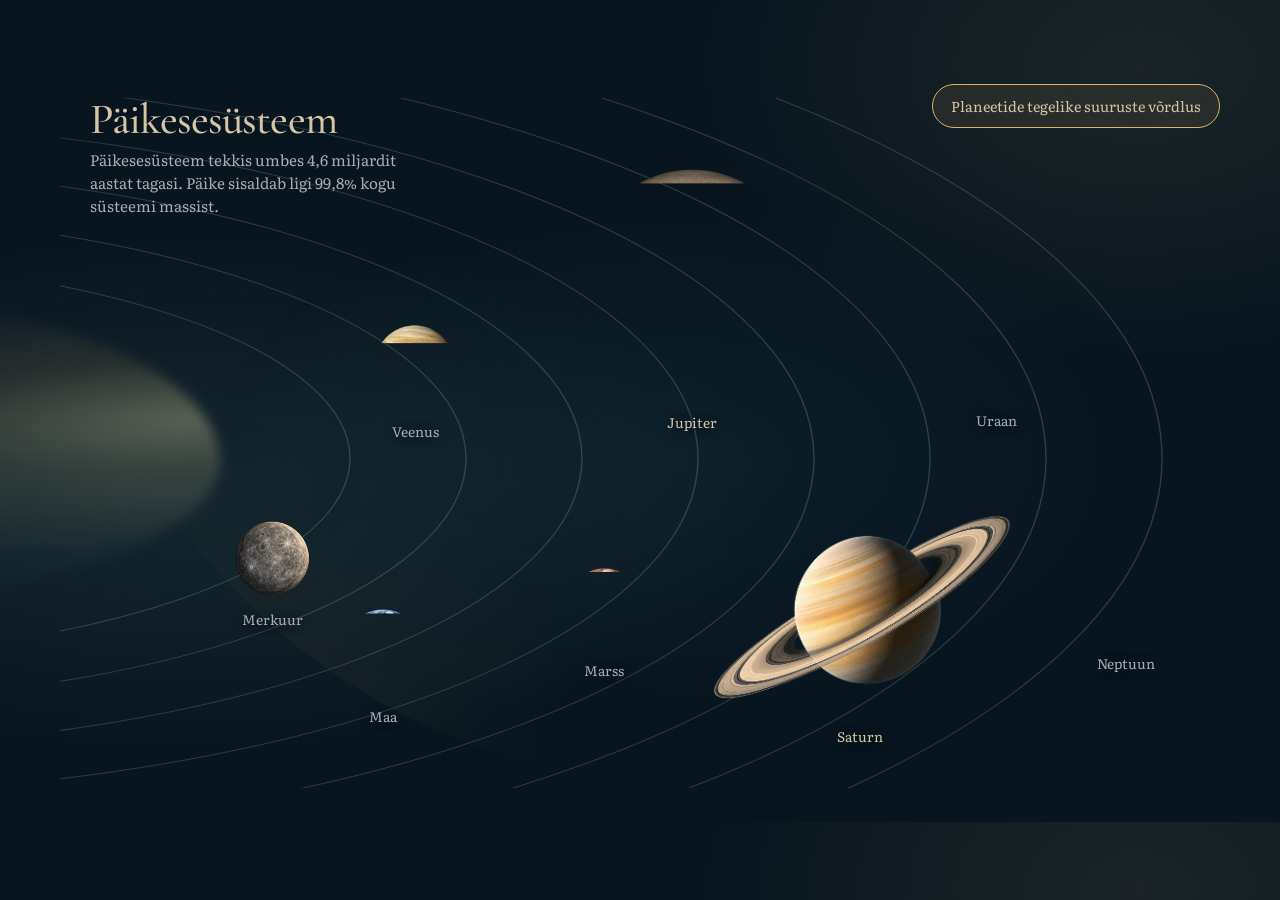
<file: index.html>
<!doctype html>
<html lang="et">
<head>
  <meta charset="utf-8">
  <meta name="viewport" content="width=device-width, initial-scale=1">
  <meta http-equiv="refresh" content="0; url=planeedid.html">
  <title>Ajatu kosmos</title>
</head>
<body>
  <p>Avan <a href="planeedid.html">planeetide vaate</a>…</p>
</body>
</html>
</file>
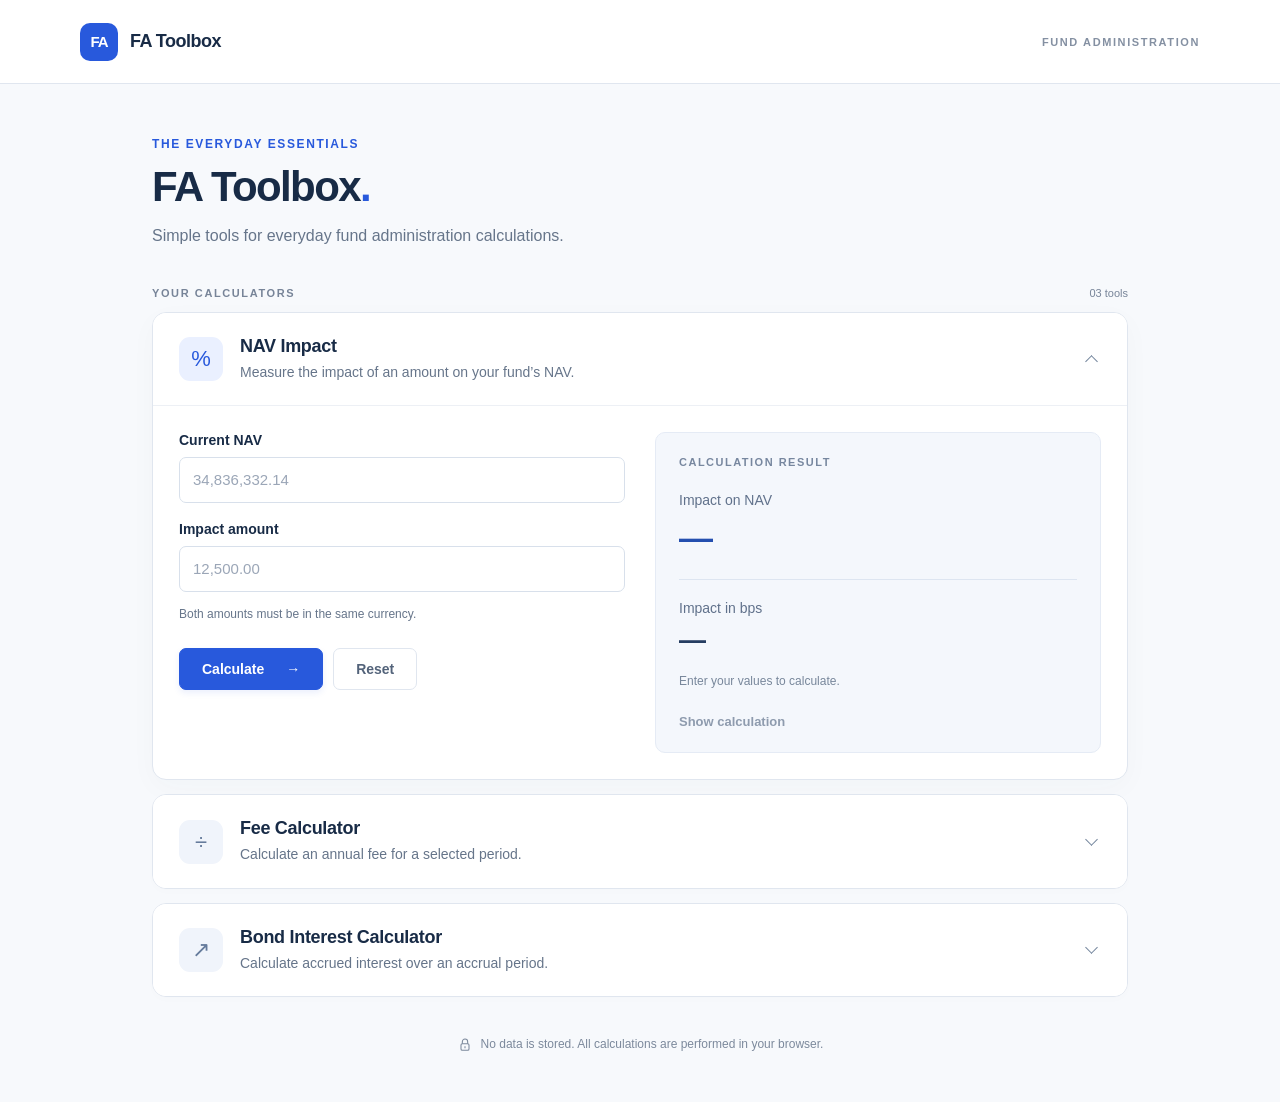
<file: FA toolbox/index.html>
<!doctype html>
<html lang="en">
<head>
  <meta charset="utf-8">
  <meta name="viewport" content="width=device-width, initial-scale=1">
  <meta name="description" content="Simple, private calculators for NAV impact, annual fees and accrued bond interest.">
  <title>FA Toolbox</title>
  <link rel="icon" href="data:image/svg+xml,%3Csvg xmlns='http://www.w3.org/2000/svg' viewBox='0 0 40 40'%3E%3Crect width='40' height='40' rx='10' fill='%232557df'/%3E%3Cpath d='M12 29V11h17v4H17v4h10v4H17v6' fill='white'/%3E%3C/svg%3E">
  <link rel="stylesheet" href="style.css">
  <script src="script.js" defer></script>
</head>
<body>
  <header class="topbar"><div class="brand"><span class="brand-mark" aria-hidden="true">FA</span><span>FA Toolbox</span></div><span class="top-note">FUND ADMINISTRATION</span></header>
  <main>
    <div class="intro"><div class="eyebrow">THE EVERYDAY ESSENTIALS</div><h1>FA Toolbox<span>.</span></h1><p>Simple tools for everyday fund administration calculations.</p></div>
    <div class="section-label"><span>YOUR CALCULATORS</span><span>03 tools</span></div>
    <div id="calculators"></div>
    <noscript><p>Please enable JavaScript to use these calculators. All calculations run in your browser.</p></noscript>
    <footer><svg viewBox="0 0 24 24" fill="none" stroke="currentColor" stroke-width="1.6" aria-hidden="true"><rect x="6" y="10" width="12" height="10" rx="2"/><path d="M8 10V7a4 4 0 0 1 8 0v3m-4 4v3"/></svg><span>No data is stored. All calculations are performed in your browser.</span></footer>
  </main>
</body>
</html>
</file>
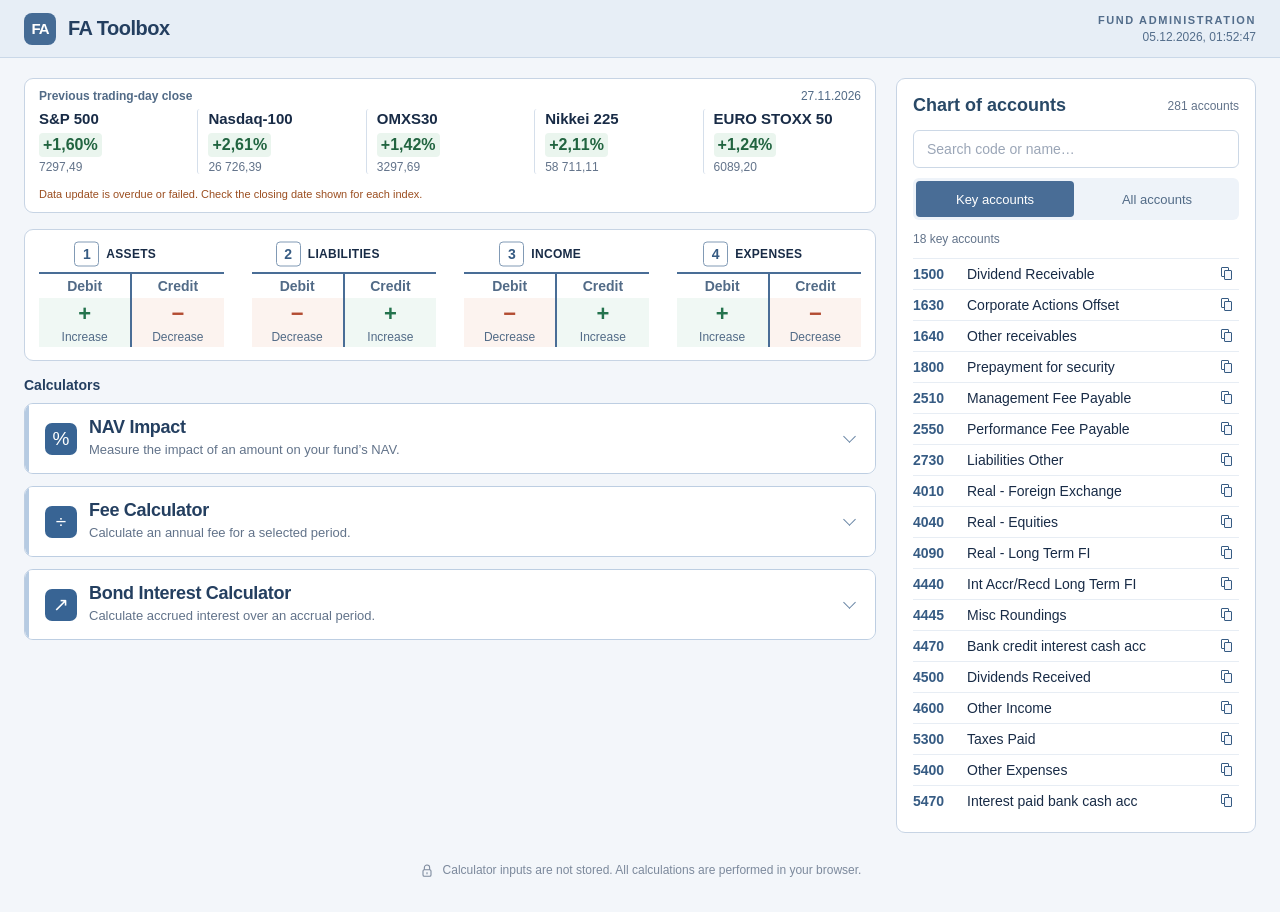
<file: FAtoolbox/index.html>
<!doctype html>
<html lang="en">
<head>
  <meta charset="utf-8">
  <meta name="viewport" content="width=device-width, initial-scale=1">
  <meta name="description" content="Simple, private calculators for NAV impact, annual fees and accrued bond interest.">
  <title>FA Toolbox</title>
  <link rel="icon" href="data:image/svg+xml,%3Csvg xmlns='http://www.w3.org/2000/svg' viewBox='0 0 40 40'%3E%3Crect width='40' height='40' rx='10' fill='%232557df'/%3E%3Cpath d='M12 29V11h17v4H17v4h10v4H17v6' fill='white'/%3E%3C/svg%3E">
  <link rel="stylesheet" href="css/style.css?v=20261027-2">
  <script src="js/utils.js" defer></script>
  <script src="js/calculators/nav-impact.js" defer></script>
  <script src="js/calculators/fee-calculator.js" defer></script>
  <script src="js/calculators/bond-interest.js" defer></script>
  <script src="data/accounts.js" defer></script>
  <script src="js/chart-of-accounts.js?v=20261026-1" defer></script>
  <script src="js/indices-chart.js?v=20261028-1" defer></script>
  <script src="js/app.js?v=20261028-1" defer></script>
</head>
<body>
  <header class="topbar"><div class="brand"><span class="brand-mark" aria-hidden="true">FA</span><h1>FA Toolbox</h1></div><div class="topbar-info"><span class="top-note">FUND ADMINISTRATION</span><time id="current-datetime" class="current-datetime" aria-label="Local date and time"></time></div></header>
  <main class="toolbox-layout">
    <div class="workspace-column">
    <section class="indices-panel" aria-labelledby="indices-title">
      <div class="indices-header"><h2 id="indices-title">Previous trading-day close</h2><span id="indices-date"></span></div>
      <div id="indices-values" class="indices-values"></div>
      <p id="indices-status" class="chart-status sr-only" role="status">Loading previous trading-day closes…</p>
    </section>
    <section class="account-reference" lang="en" aria-label="Debit and credit reference">
      <div class="accounts-panel">
        <div class="account-grid">
          <div class="account-card">
            <h3><span class="account-title-anchor"><span class="account-number">1</span><span class="account-name">Assets</span></span></h3>
            <table class="account-sides"><caption class="sr-only">Increases and decreases in assets</caption><thead><tr><th scope="col">Debit</th><th scope="col">Credit</th></tr></thead><tbody><tr><td class="increase"><span aria-hidden="true">+</span>Increase</td><td class="decrease"><span aria-hidden="true">−</span>Decrease</td></tr></tbody></table>
          </div>
          <div class="account-card">
            <h3><span class="account-title-anchor"><span class="account-number">2</span><span class="account-name">Liabilities</span></span></h3>
            <table class="account-sides"><caption class="sr-only">Increases and decreases in liabilities</caption><thead><tr><th scope="col">Debit</th><th scope="col">Credit</th></tr></thead><tbody><tr><td class="decrease"><span aria-hidden="true">−</span>Decrease</td><td class="increase"><span aria-hidden="true">+</span>Increase</td></tr></tbody></table>
          </div>
          <div class="account-card">
            <h3><span class="account-title-anchor"><span class="account-number">3</span><span class="account-name">Income</span></span></h3>
            <table class="account-sides"><caption class="sr-only">Increases and decreases in income</caption><thead><tr><th scope="col">Debit</th><th scope="col">Credit</th></tr></thead><tbody><tr><td class="decrease"><span aria-hidden="true">−</span>Decrease</td><td class="increase"><span aria-hidden="true">+</span>Increase</td></tr></tbody></table>
          </div>
          <div class="account-card">
            <h3><span class="account-title-anchor"><span class="account-number">4</span><span class="account-name">Expenses</span></span></h3>
            <table class="account-sides"><caption class="sr-only">Increases and decreases in expenses</caption><thead><tr><th scope="col">Debit</th><th scope="col">Credit</th></tr></thead><tbody><tr><td class="increase"><span aria-hidden="true">+</span>Increase</td><td class="decrease"><span aria-hidden="true">−</span>Decrease</td></tr></tbody></table>
          </div>
        </div>
      </div>
    </section>
    <div class="section-label"><span>Calculators</span><span id="tool-count" hidden>00 tools</span></div>
    <div id="calculators"></div>
    <noscript><p>Please enable JavaScript to use these calculators. All calculations run in your browser.</p></noscript>
    </div>
    <aside class="chart-panel" aria-labelledby="chart-title">
      <div class="chart-header"><h2 id="chart-title">Chart of accounts</h2><span class="chart-count" id="chart-count">0 accounts</span></div>
      <label class="sr-only" for="account-search">Search all accounts by code or name</label>
      <input type="search" id="account-search" placeholder="Search code or name…" autocomplete="off" aria-controls="chart-list">
      <div class="chart-filters" role="group" aria-label="Accounts to display"><button type="button" id="chart-key" aria-pressed="true">Key accounts</button><button type="button" id="chart-all" aria-pressed="false">All accounts</button></div>
      <p class="chart-status" id="chart-status" role="status"></p>
      <ul class="chart-list" id="chart-list" aria-label="Accounts"></ul>
    </aside>
    <footer><svg viewBox="0 0 24 24" fill="none" stroke="currentColor" stroke-width="1.6" aria-hidden="true"><rect x="6" y="10" width="12" height="10" rx="2"/><path d="M8 10V7a4 4 0 0 1 8 0v3m-4 4v3"/></svg><span>Calculator inputs are not stored. All calculations are performed in your browser.</span></footer>
  </main>
  <div id="copy-notification" class="copy-notification" role="status" aria-atomic="true"></div>
</body>
</html>
</file>
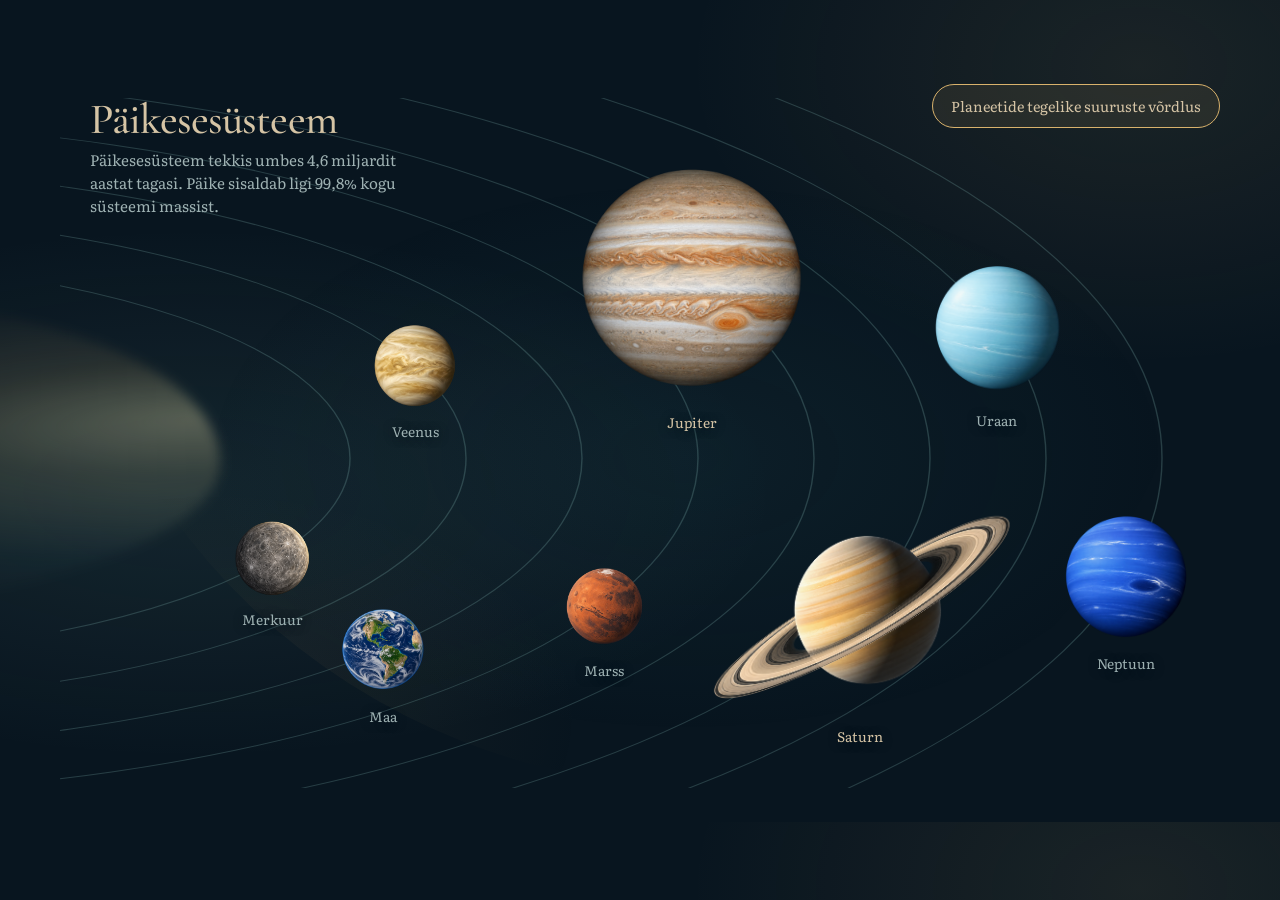
<file: planeedid/index.html>
<!doctype html>
<html lang="et">
<head>
  <meta charset="utf-8">
  <meta name="viewport" content="width=device-width, initial-scale=1">
  <title>Ajatu kosmos · Planeedid</title>
  <link rel="preconnect" href="https://fonts.googleapis.com">
  <link rel="preconnect" href="https://fonts.gstatic.com" crossorigin>
  <link href="https://fonts.googleapis.com/css2?family=Cormorant+Garamond:ital,wght@0,400;0,500;0,600;1,500&family=Literata:opsz,wght@7..72,400;7..72,500&display=swap" rel="stylesheet">
  <link rel="stylesheet" href="disainisusteem.css">
  <style>
    *{box-sizing:border-box}html{scroll-behavior:smooth}body{margin:0;min-width:320px;background:radial-gradient(ellipse at 89% 8%,rgba(217,178,108,.09),transparent 28%),radial-gradient(ellipse at 15% 60%,rgba(130,185,178,.1),transparent 38%),var(--bg);color:var(--ink);font:17px/1.55 var(--body)}button{font:inherit}.wrap{width:min(1160px,calc(100% - 48px));margin:auto}.topbar{position:relative;z-index:3;display:flex;justify-content:space-between;align-items:center;padding:28px 0 12px}.brand{font:italic 500 1.45rem var(--heading);color:var(--ink);text-decoration:none}.brand span{color:var(--accent)}.scale-toggle{-webkit-touch-callout:none;-webkit-user-select:none;user-select:none;touch-action:manipulation;min-height:44px;margin-top:0;transform:translateY(56px);padding:9px 18px;border:1px solid var(--accent);border-radius:999px;background:rgba(217,178,108,.09);color:var(--ink);cursor:pointer;font-size:.9rem}.scale-toggle:hover{border-color:var(--teal);color:var(--ink)}.scale-toggle[aria-pressed="true"]{border-color:var(--accent);color:var(--accent)}.scale-toggle:disabled{opacity:.55;cursor:wait}
    .intro{display:grid;grid-template-columns:1.1fr .9fr;gap:48px;align-items:end;padding:48px 0 26px}.eyebrow{margin:0 0 12px;color:var(--teal);font-size:.88rem}.intro h1{margin:0;font:500 clamp(3.4rem,8vw,6.7rem)/.9 var(--heading);letter-spacing:-.055em}.intro h1 em{color:var(--accent);font-weight:500}.intro p{max-width:31rem;margin:0;color:var(--muted);font-style:italic}.note{margin-top:16px;color:var(--muted);font-size:.86rem}.note strong{color:var(--ink);font-weight:500}
    .space-wrap{overflow:visible;padding:14px 0 34px}.space{position:relative;isolation:isolate;width:100%;height:690px;overflow:visible;border-radius:48% 52% 44% 56% / 10% 11% 89% 90%;background:radial-gradient(ellipse at 54% 52%,rgba(40,91,100,.14),transparent 54%),radial-gradient(ellipse at 13% 90%,rgba(217,178,108,.07),transparent 26%)}.space:before{content:'';position:absolute;inset:8% 4%;border-radius:53% 47% 59% 41% / 38% 63% 37% 62%;border:0;transform:rotate(-4deg);pointer-events:none}.orbits{position:absolute;inset:0;width:100%;height:100%;pointer-events:none}.orbits ellipse,.orbits path{fill:none;stroke:rgba(130,185,178,.25);stroke-width:1.25}.sun{position:absolute;z-index:-1;left:-740px;top:205px;width:900px;height:310px;border-radius:54% 46% 49% 51% / 45% 56% 44% 55%;background:radial-gradient(ellipse at 98% 42%,rgba(255,237,175,.29),rgba(217,178,108,.13) 22%,transparent 55%),radial-gradient(ellipse at 91% 65%,rgba(130,185,178,.08),transparent 48%);filter:blur(6px);transform:rotate(-2deg)}.sun:after{display:none}.space-copy{position:absolute;z-index:2;top:0;left:30px;max-width:310px}.space-copy h1{margin:0 0 8px;font:500 clamp(1.9rem,3.4vw,2.7rem)/1 var(--heading);letter-spacing:-.02em}.space-copy p{margin:0;color:var(--muted);font-size:.95rem;line-height:1.5}
    .planet{-webkit-tap-highlight-color:transparent;-webkit-touch-callout:none;-webkit-user-select:none;user-select:none;position:absolute;z-index:1;left:var(--x);top:var(--y);width:var(--size);height:var(--size);padding:0;border:0;background:none;color:var(--ink);cursor:pointer;transform:translate(-50%,-50%);transition:opacity 220ms,filter 220ms,transform 220ms,width 220ms,height 220ms}.planet:hover,.planet:focus-visible{transform:translate(-50%,-50%) scale(1.08);filter:drop-shadow(0 0 16px rgba(217,178,108,.34));outline:none}.planet:focus-visible .planet-name{outline:none}.planet img{display:block;width:100%;height:100%;object-fit:contain;transform:scale(var(--asset-scale,1));transform-origin:center;pointer-events:none;-webkit-user-drag:none;-webkit-touch-callout:none;user-select:none}.planet.fallback-orb img{display:none}.planet.fallback-orb:before{content:'';display:block;width:100%;height:100%;border-radius:50%;background:radial-gradient(circle at 32% 28%,#e3dfc9,var(--planet-color,#82b9b2) 40%,#08151f 84%);box-shadow:inset -14px -11px 18px #06121c99,0 0 18px color-mix(in srgb,var(--planet-color,#82b9b2) 42%,transparent)}.planet-name{pointer-events:none;-webkit-user-select:none;user-select:none;position:absolute;left:50%;top:var(--label-top);transform:translateX(-50%);white-space:nowrap;color:var(--muted);font-size:.86rem;text-shadow:0 1px 10px var(--bg)}.planet[data-name="Jupiter"] .planet-name,.planet[data-name="Saturn"] .planet-name{color:var(--ink)}.space.is-exploring .planet:not(.is-active){opacity:.42;filter:none}.planet,.planet img{overflow:visible}.space.is-exploring .planet.is-active{z-index:5;width:var(--focus-size);height:var(--focus-size);transform:translate(-50%,-50%);filter:drop-shadow(0 0 22px rgba(217,178,108,.45))}.space.is-exploring .planet.is-active .planet-name{top:var(--active-label-top);color:var(--ink)}
    .details{position:absolute;z-index:7;width:min(400px,calc(100% - 32px));padding:22px 24px;background:rgba(10,29,39,.96);border:1px solid rgba(130,185,178,.25);border-radius:28px;box-shadow:0 16px 38px rgba(0,0,0,.28);opacity:0;pointer-events:none;transform:translate(0,-10%);transition:opacity 180ms,transform 180ms}.details.is-visible{opacity:1}.details.to-left{transform:translate(-100%,-10%)}.details.to-top{transform:translate(0,-88%)}.details.to-left.to-top{transform:translate(-100%,-88%)}.details p{margin:0;color:var(--muted);font-size:.82rem}.details h2{margin:3px 0 2px;font:500 2rem/1 var(--heading)}.facts{display:grid;grid-template-columns:1fr;gap:0;margin:12px 0 0}.facts div{display:grid;grid-template-columns:minmax(0,1fr) auto;align-items:baseline;gap:14px;padding:6px 0;border-bottom:1px solid rgba(158,177,178,.14)}.facts dt{color:var(--muted);font-size:.78rem}.facts dd{margin:0;text-align:right;white-space:nowrap;font-weight:500;font-size:.8rem}.loading{display:grid;place-items:center;height:100%;color:var(--muted)}
    @media(max-width:700px){.wrap{width:calc(100% - 32px)}.planet{touch-action:manipulation;-webkit-touch-callout:none}.topbar{padding:20px 0 8px}.scale-toggle{transform:translateY(30px);font-size:.66rem;line-height:1.15;padding:6px 10px;min-height:32px;white-space:nowrap}.intro{grid-template-columns:1fr;gap:18px;padding-top:28px}.space-wrap{margin-inline:-16px;min-height:385px;overflow:visible;padding:0}.space{width:208%;min-width:0;height:690px;transform:scale(.48);transform-origin:top left;-webkit-touch-callout:none;-webkit-user-select:none;user-select:none}.planet::after{content:'';position:absolute;inset:-18px}.space-copy{top:18px}.mobile-details{display:block;position:relative;z-index:10;margin:0;padding:0}.mobile-details .details{position:fixed;z-index:20;inset:auto 12px 12px;box-sizing:border-box;width:auto;max-height:calc(100dvh - 24px);padding:14px 16px;margin:0;overflow:hidden;transform:none!important}.mobile-details .details:not(.is-visible){display:none}.mobile-details .details h2{font-size:1.55rem}.mobile-details .details p{font-size:.76rem}.mobile-details .facts{grid-template-columns:1fr 1fr;column-gap:18px;margin-top:8px}.mobile-details .facts div{display:grid;grid-template-columns:1fr;gap:1px;padding:4px 0}.mobile-details .facts dt,.mobile-details .facts dd{font-size:.72rem;line-height:1.15}.mobile-details .facts dd{text-align:left;white-space:nowrap}}
  </style>
</head>
<body>
  <div class="wrap">
    <header class="topbar"><span aria-hidden="true"></span><button class="scale-toggle" id="scale-toggle" type="button" disabled>Planeetide tegelike suuruste võrdlus</button></header>
    <main>
      <section class="space-wrap" aria-label="Planeetide suuruste võrdlus"><div class="space" id="space"><div class="sun" aria-hidden="true"></div><div class="space-copy"><h1>Päikesesüsteem</h1><p>Päikesesüsteem tekkis umbes 4,6 miljardit aastat tagasi. Päike sisaldab ligi 99,8% kogu süsteemi massist.</p></div><svg class="orbits" id="orbits" viewBox="0 0 1000 900" preserveAspectRatio="none" aria-hidden="true"></svg><section class="details" id="planet-card" aria-live="polite" aria-labelledby="detail-title"><div><p class="eyebrow" id="detail-order">05 / Päikesest</p><h2 id="detail-title">Jupiter</h2><p id="detail-summary">Päikesesüsteemi suurim planeet.</p></div><dl class="facts" id="facts"></dl></section><p class="loading" id="loading">Planeedid koguvad end vaatesse…</p></div><div class="mobile-details" id="mobile-details" aria-live="polite"></div></section>
    </main>
  </div>
  <script>
    let positions={};
    const summaries={Merkuur:'Päikesele lähim ja Päikesesüsteemi väikseim planeet.',Veenus:'Paksu atmosfääriga kuum kiviplaneet.',Maa:'Meie sinine koduplaneet, mille pinnal voolab vedel vesi.',Marss:'Külm ja tolmune punakas kiviplaneet.',Jupiter:'Päikesesüsteemi suurim planeet ja gaasihiid.',Saturn:'Rõngastega gaasihiid, mille ümber tiirleb palju kuid.',Uraan:'Külm jäähiid, mis pöörleb peaaegu külili.',Neptuun:'Kõige kaugem planeet, kus puhuvad väga kiired tuuled.'};
    const labels={tüüp:'Tüüp',kaugusPäikesest:'Kaugus Päikesest',läbimõõt:'Läbimõõt',gravitatsioon:'Gravitatsioon',ööpäevaPikkus:'Ööpäeva pikkus',aastaPikkus:'Aasta pikkus',temperatuur:'Keskmine temperatuur',kuudeArv:'Kuude arv'};
    const imageNames={Saturn:'saturn-realistic.png'};
    const assetScales={Merkuur:1.18,Veenus:1.16,Maa:1.22,Marss:1.2,Jupiter:1.15,Saturn:1.55,Uraan:1.24,Neptuun:1.16};
    const comparisonAssetScales={Merkuur:1.15,Veenus:1.15,Maa:1.15,Marss:1.15,Jupiter:1.15,Saturn:2.05,Uraan:1.15,Neptuun:1.15};
    const units={kaugusPäikesest:'mln km',läbimõõt:'km',gravitatsioon:'m/s²',ööpäevaPikkus:'h',aastaPikkus:'Maa päeva',temperatuur:'°C',kuudeArv:''};
    const format=value=>new Intl.NumberFormat('et-EE').format(value);
    function showDetails(planet){document.getElementById('detail-order').textContent=String(planet.järjekordPäikesest).padStart(2,'0')+' / Päikesest';document.getElementById('detail-title').textContent=planet.nimi;document.getElementById('detail-summary').textContent=summaries[planet.nimi]||'Planeet, mida saad võrrelda teiste Päikesesüsteemi maailmadega.';const facts=document.getElementById('facts');facts.replaceChildren();Object.keys(labels).forEach(key=>{const row=document.createElement('div');const term=document.createElement('dt');const value=document.createElement('dd');term.textContent=labels[key];const content=typeof planet[key]==='number'?format(planet[key]):planet[key];value.textContent=content+(units[key]?' '+units[key]:'');row.append(term,value);facts.append(row);});}
    const fallbackPlanets=[
      {nimi:'Merkuur',tüüp:'kiviplaneet',järjekordPäikesest:1,kaugusPäikesest:57.9,läbimõõt:4879,gravitatsioon:3.7,ööpäevaPikkus:4222.6,aastaPikkus:88,temperatuur:167,kuudeArv:0},
      {nimi:'Veenus',tüüp:'kiviplaneet',järjekordPäikesest:2,kaugusPäikesest:108.2,läbimõõt:12104,gravitatsioon:8.9,ööpäevaPikkus:2802,aastaPikkus:224.7,temperatuur:464,kuudeArv:0},
      {nimi:'Maa',tüüp:'kiviplaneet',järjekordPäikesest:3,kaugusPäikesest:149.6,läbimõõt:12756,gravitatsioon:9.8,ööpäevaPikkus:24,aastaPikkus:365.2,temperatuur:15,kuudeArv:1},
      {nimi:'Aurelia',tüüp:'kiviplaneet',järjekordPäikesest:4,kaugusPäikesest:175,läbimõõt:10500,gravitatsioon:8.1,ööpäevaPikkus:26,aastaPikkus:450,temperatuur:8,kuudeArv:1},
      {nimi:'Marss',tüüp:'kiviplaneet',järjekordPäikesest:5,kaugusPäikesest:228,läbimõõt:6792,gravitatsioon:3.7,ööpäevaPikkus:24.7,aastaPikkus:687,temperatuur:-65,kuudeArv:2},
      {nimi:'Jupiter',tüüp:'gaasihiid',järjekordPäikesest:6,kaugusPäikesest:778.5,läbimõõt:142984,gravitatsioon:23.1,ööpäevaPikkus:9.9,aastaPikkus:4331,temperatuur:-110,kuudeArv:95},
      {nimi:'Saturn',tüüp:'gaasihiid',järjekordPäikesest:7,kaugusPäikesest:1432,läbimõõt:120536,gravitatsioon:9,ööpäevaPikkus:10.7,aastaPikkus:10747,temperatuur:-140,kuudeArv:274},
      {nimi:'Uraan',tüüp:'jäähiid',järjekordPäikesest:8,kaugusPäikesest:2867,läbimõõt:51118,gravitatsioon:8.7,ööpäevaPikkus:17.2,aastaPikkus:30589,temperatuur:-195,kuudeArv:28},
      {nimi:'Neptuun',tüüp:'jäähiid',järjekordPäikesest:9,kaugusPäikesest:4515,läbimõõt:49528,gravitatsioon:11,ööpäevaPikkus:16.1,aastaPikkus:59800,temperatuur:-200,kuudeArv:16}
    ];
    let planetsData=[];let realScale=false;const scaleToggle=document.getElementById('scale-toggle');
    const typeColors={kiviplaneet:'#b87955',gaasihiid:'#d9b26c',jäähiid:'#82b9b2'};
    function buildOrbitLayout(planets){const svg=document.getElementById('orbits');svg.replaceChildren();positions={};const gap=planets.length>1?700/(planets.length-1):0;const maxDiameter=Math.max(...planets.map(planet=>planet.läbimõõt));const minDiameter=Math.min(...planets.map(planet=>planet.läbimõõt));const layoutScale=Math.max(.68,Math.min(1,Math.sqrt(9/planets.length)));const minimumGap=40;const layoutHeight=690;const locate=(rx,ry,degrees)=>{const angle=degrees*Math.PI/180;const x=-250+rx*Math.cos(angle);const y=470+ry*Math.sin(angle);return{x,y,screenX:x/1000*1160,screenY:y/900*layoutHeight}};const entries=planets.map((planet,index)=>{const size=realScale?planet.läbimõõt/maxDiameter*220:(72.8+(planet.läbimõõt-minDiameter)/(maxDiameter-minDiameter||1)*145.6)*layoutScale;const radius=size*((realScale?comparisonAssetScales:assetScales)[planet.nimi]||1)/2;const rx=500+index*gap;const ry=260+index*gap*.6;const baseAngle=Math.round(52*Math.sin((index+1)*2.4));const candidates=Array.from({length:73},(_,step)=>{const offset=(step-36)*5;return{...locate(rx,ry,baseAngle+offset),offset}}).filter(candidate=>candidate.screenX>=Math.max(radius+18,190)&&candidate.screenX<=1160-radius-18&&candidate.screenY>=radius+18&&candidate.screenY<=layoutHeight-radius-18&&!(candidate.screenX<410&&candidate.screenY<250)&&!(candidate.screenX>790-radius&&candidate.screenY<135+radius)).sort((a,b)=>Math.abs(a.offset)-Math.abs(b.offset));return{planet,index,radius,rx,ry,candidates}}).sort((a,b)=>b.radius-a.radius);const placed=[];let attempts=0;const solve=depth=>{if(depth===entries.length)return true;if(++attempts>90000)return false;const entry=entries[depth];for(const candidate of entry.candidates){if(placed.every(other=>Math.hypot(candidate.screenX-other.screenX,candidate.screenY-other.screenY)>=entry.radius+other.radius+minimumGap)){placed.push({...candidate,radius:entry.radius,name:entry.planet.nimi});if(solve(depth+1))return true;placed.pop()}}return false};if(!solve(0)){throw new Error('Kattumisvaba paigutust ei leitud')}placed.forEach(item=>{positions[item.name]=[item.x/10,item.y/9]});planets.forEach((planet,index)=>{const rx=500+index*gap;const ry=260+index*gap*.6;const orbit=document.createElementNS('http://www.w3.org/2000/svg','ellipse');orbit.setAttribute('cx','-250');orbit.setAttribute('cy','470');orbit.setAttribute('rx',rx);orbit.setAttribute('ry',ry);svg.append(orbit)})}function isMobileView(){return matchMedia('(max-width:700px)').matches}
    function placeDetails(planet){const [x,y]=positions[planet.nimi];const card=document.getElementById('planet-card');if(isMobileView()){document.getElementById('mobile-details').append(card);card.classList.remove('to-left','to-top');return}document.getElementById('space').append(card);const toLeft=x>55;const toTop=y>65;card.style.left=(toLeft?x-10:x+9)+'%';card.style.top=(y<30?y+12:y-7)+'%';card.classList.toggle('to-left',toLeft);card.classList.toggle('to-top',toTop)}
    function previewPlanet(button,planet){const space=document.getElementById('space');space.classList.add('is-exploring');space.querySelectorAll('.planet').forEach(item=>item.classList.toggle('is-active',item===button));placeDetails(planet);showDetails(planet);document.getElementById('planet-card').classList.add('is-visible')}
    function clearPlanetPreview(){const space=document.getElementById('space');space.classList.remove('is-exploring');space.querySelectorAll('.planet').forEach(item=>item.classList.remove('is-active'));document.getElementById('planet-card').classList.remove('is-visible')}
    function renderPlanets(planets){const space=document.getElementById('space');document.getElementById('loading')?.remove();clearPlanetPreview();space.querySelectorAll('.planet').forEach(planet=>planet.remove());const maxDiameter=Math.max(...planets.map(planet=>planet.läbimõõt));const minDiameter=Math.min(...planets.map(planet=>planet.läbimõõt));const layoutScale=Math.max(.68,Math.min(1,Math.sqrt(9/planets.length)));const focusSize=realScale?220:218.4*layoutScale;planets.forEach(planet=>{const button=document.createElement('button');button.className='planet';button.dataset.name=planet.nimi;const size=realScale?planet.läbimõõt/maxDiameter*220:(72.8+(planet.läbimõõt-minDiameter)/(maxDiameter-minDiameter)*145.6)*layoutScale;const scale=(realScale?comparisonAssetScales:assetScales)[planet.nimi]||1;const labelTop=planet.nimi==='Saturn'?size*1.12:size*(1+scale)/2+8;const activeLabelTop=planet.nimi==='Saturn'?focusSize*1.12:focusSize*(1+scale)/2+8;button.style.setProperty('--x',positions[planet.nimi][0]+'%');button.style.setProperty('--y',positions[planet.nimi][1]+'%');button.style.setProperty('--size',size+'px');button.style.setProperty('--focus-size',focusSize+'px');button.style.setProperty('--asset-scale',scale);button.style.setProperty('--planet-color',typeColors[planet.tüüp]||'#9eb1b2');button.style.setProperty('--label-top',labelTop+'px');button.style.setProperty('--active-label-top',activeLabelTop+'px');button.setAttribute('aria-label',planet.nimi+', ava andmed');const image=document.createElement('img');image.draggable=false;image.src='pildid/'+(imageNames[planet.nimi]||planet.nimi.toLowerCase()+'.png');image.alt='';image.addEventListener('error',()=>button.classList.add('fallback-orb'),{once:true});const name=document.createElement('span');name.className='planet-name';name.textContent=planet.nimi;button.append(image,name);button.addEventListener('pointerenter',event=>{if(event.pointerType!=='touch')previewPlanet(button,planet)});button.addEventListener('pointerleave',event=>{if(event.pointerType!=='touch')clearPlanetPreview()});button.addEventListener('focus',()=>{if(matchMedia('(hover:hover)').matches)previewPlanet(button,planet)});button.addEventListener('blur',()=>{if(matchMedia('(hover:hover)').matches)clearPlanetPreview()});button.addEventListener('contextmenu',event=>event.preventDefault());button.addEventListener('click',event=>{event.preventDefault();const active=button.classList.contains('is-active');if(isMobileView()&&active){clearPlanetPreview()}else{previewPlanet(button,planet)}});space.append(button);});showDetails(planets.find(planet=>planet.nimi==='Jupiter')||planets[0]);}
    function setPlanets(planets){planetsData=[...planets].sort((a,b)=>a.kaugusPäikesest-b.kaugusPäikesest||a.järjekordPäikesest-b.järjekordPäikesest);buildOrbitLayout(planetsData);scaleToggle.disabled=false;renderPlanets(planetsData)}
    function previewRealDiameters(active){if(realScale===active||!planetsData.length)return;realScale=active;renderPlanets(planetsData)}
    scaleToggle.addEventListener('contextmenu',event=>event.preventDefault());
    if(matchMedia('(hover:hover)').matches){scaleToggle.addEventListener('pointerenter',()=>previewRealDiameters(true));scaleToggle.addEventListener('pointerleave',()=>previewRealDiameters(false));}
    scaleToggle.addEventListener('click',()=>previewRealDiameters(!realScale));
    document.getElementById('space').addEventListener('click',event=>{if(event.target.closest('.planet'))return;document.activeElement?.blur();clearPlanetPreview()});
    fetch('planeedid.json?cache='+Date.now()).then(response=>{if(!response.ok)throw new Error('Andmeid ei leitud');return response.json()}).then(setPlanets).catch(()=>{const loading=document.getElementById('loading');loading.textContent='Planeetide andmete lugemine ei õnnestunud. Ava leht kohaliku serveri kaudu.';});
  </script>
</body>
</html>
</file>
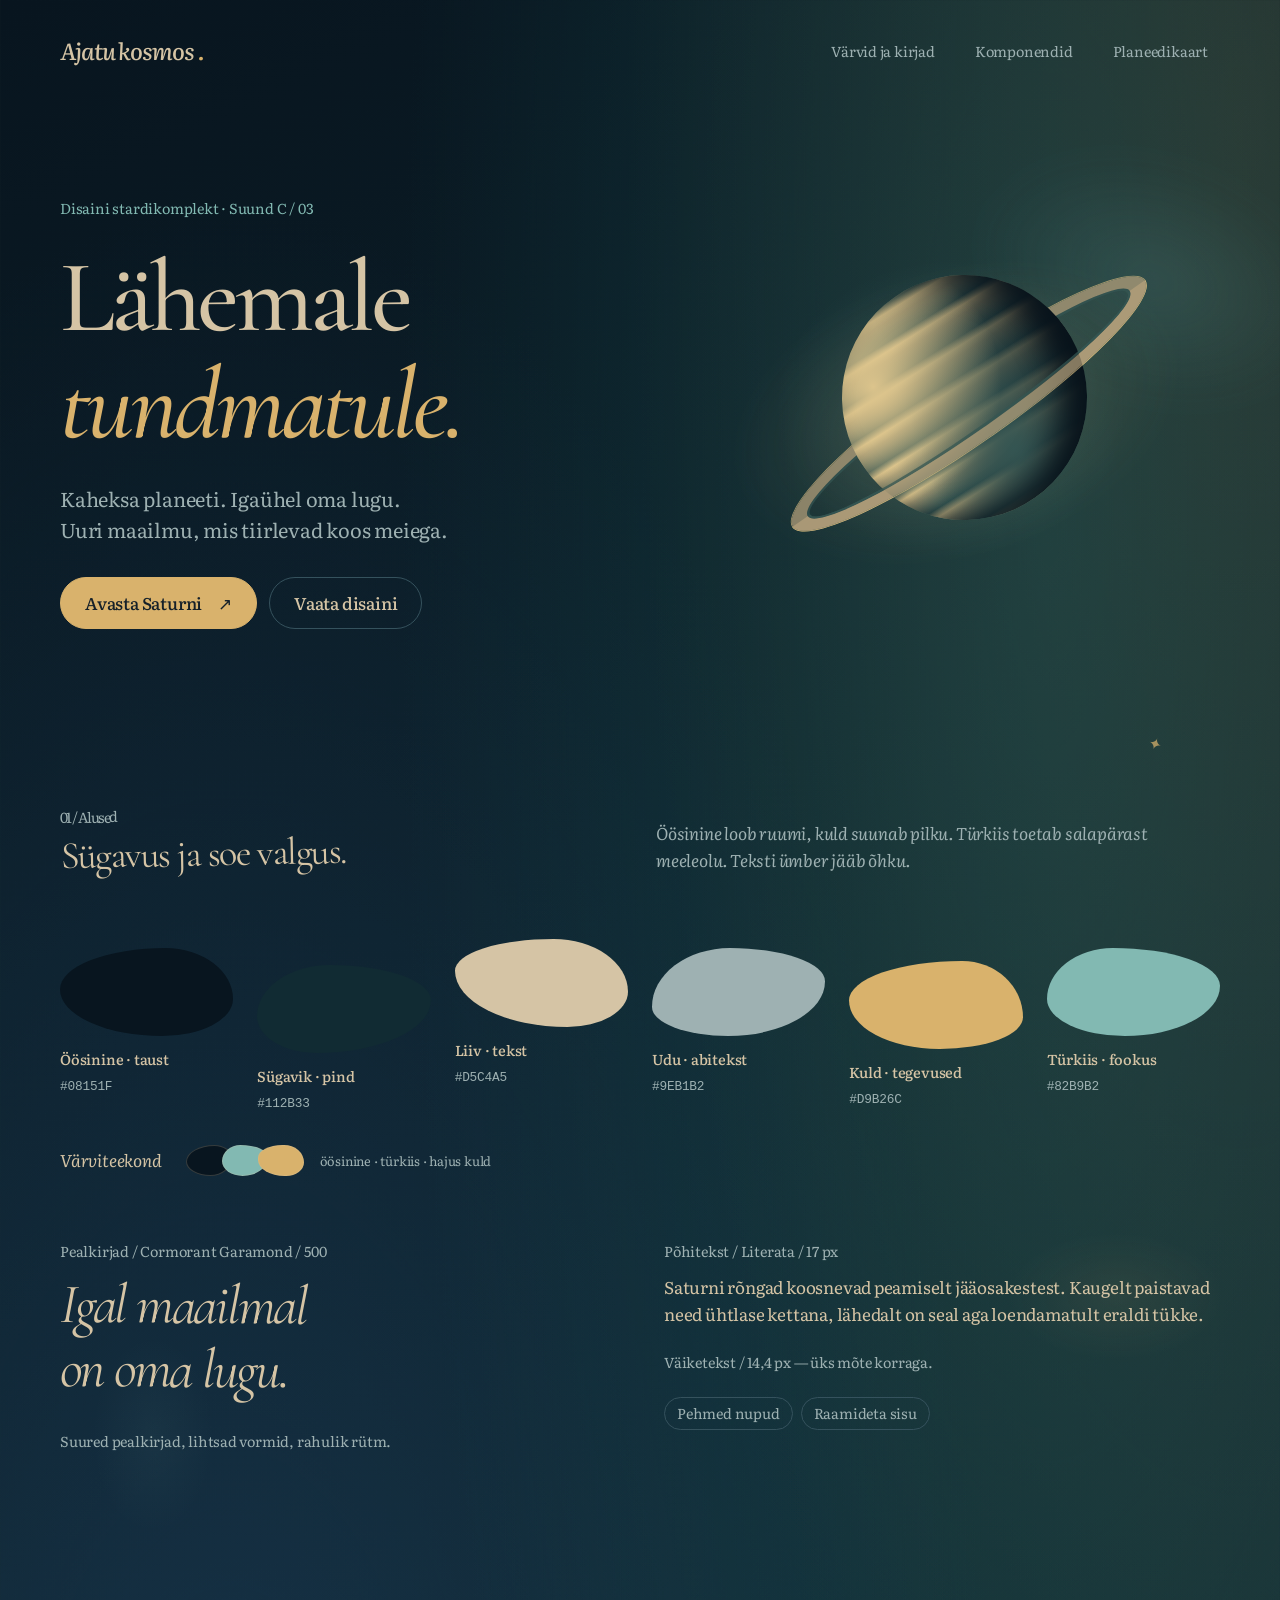
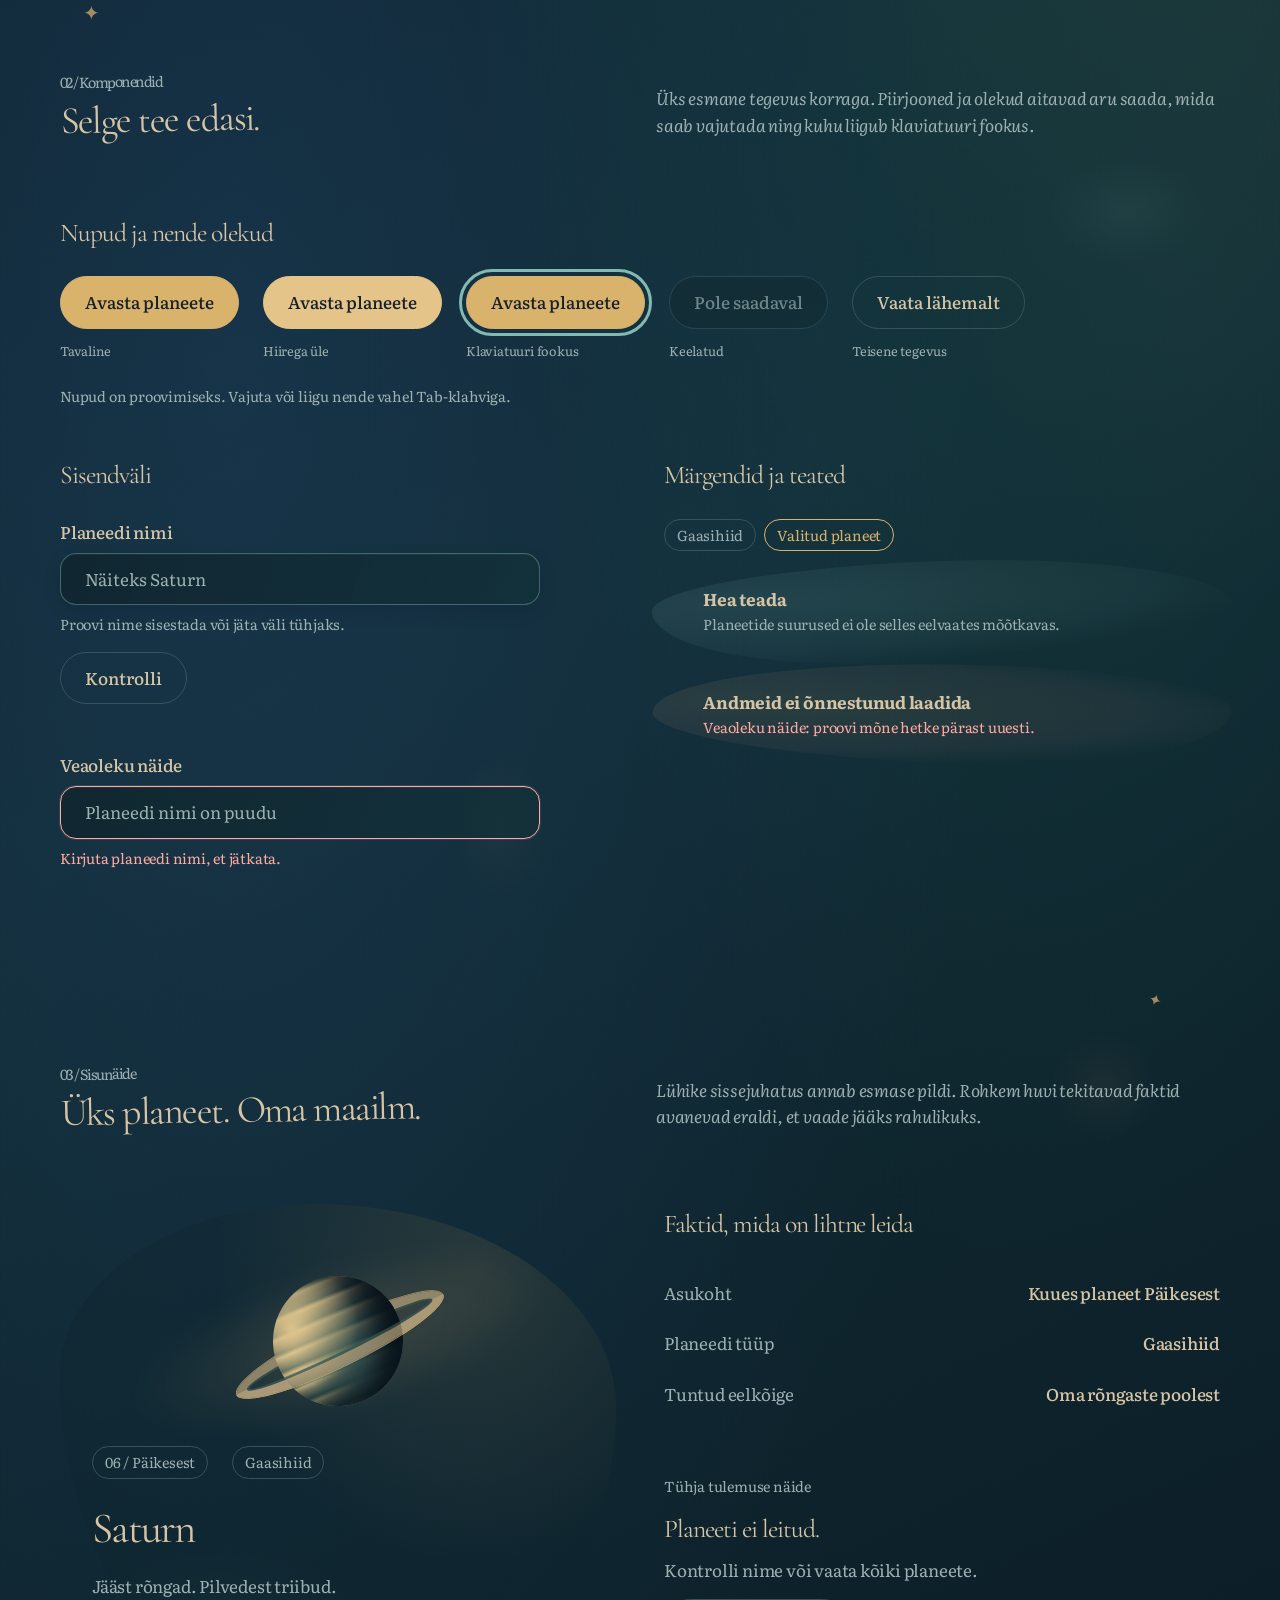
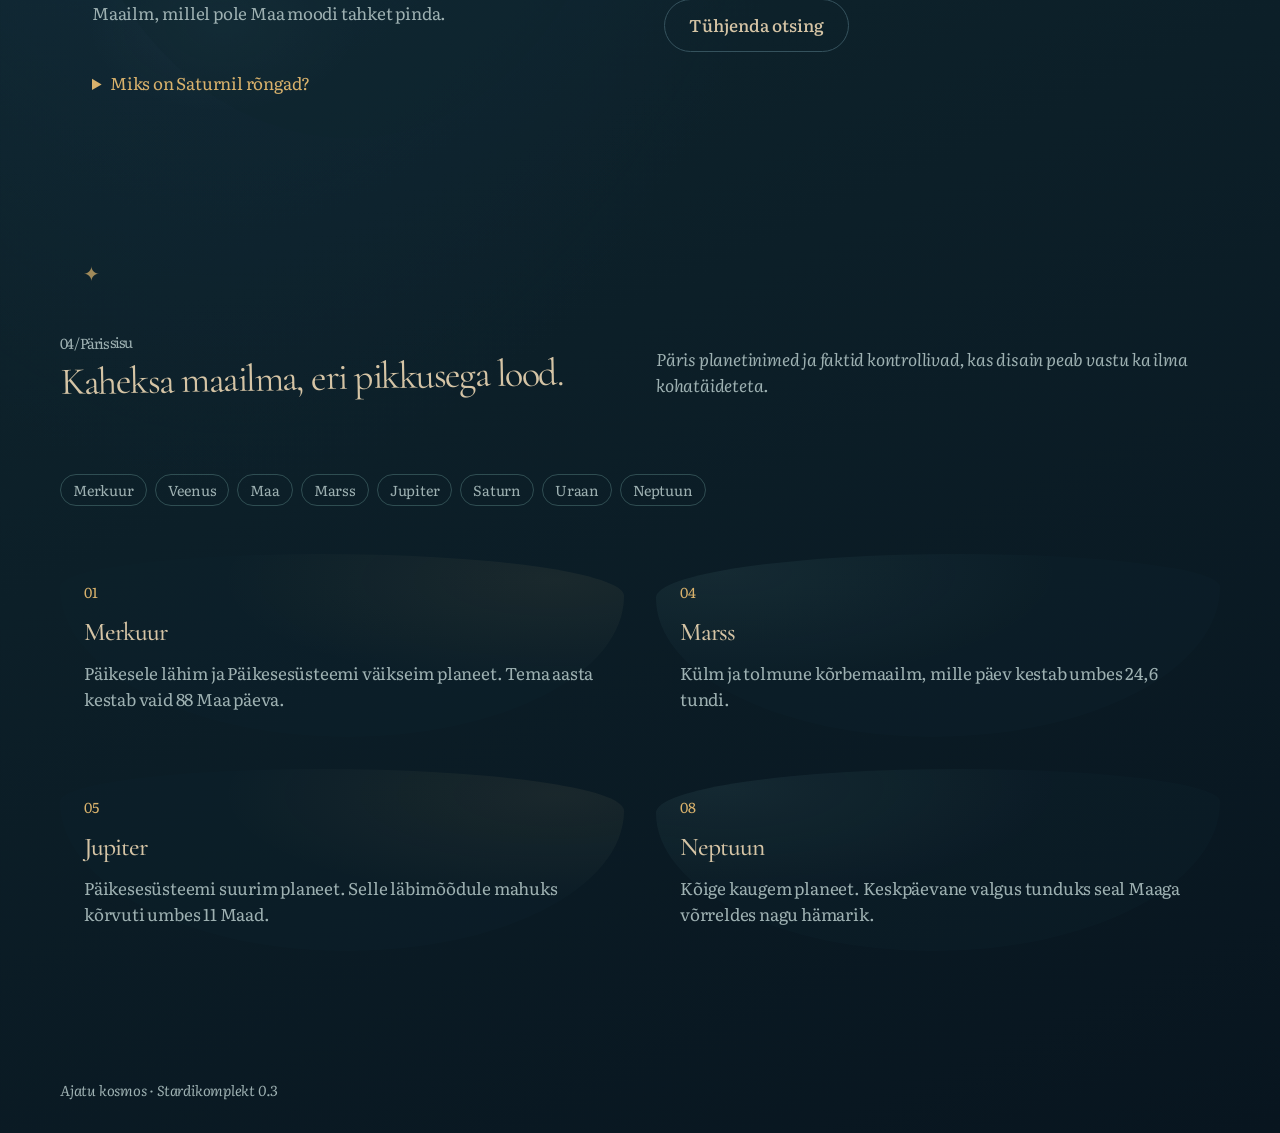
<file: stardikomplekt.html>
<!doctype html>
<html lang="et">
<head>
<meta charset="utf-8">
<meta name="viewport" content="width=device-width, initial-scale=1">
<title>Ajatu kosmos · Disaini stardikomplekt</title>
<link rel="preconnect" href="https://fonts.googleapis.com">
<link rel="preconnect" href="https://fonts.gstatic.com" crossorigin>
<link href="https://fonts.googleapis.com/css2?family=Cormorant+Garamond:ital,wght@0,400;0,500;0,600;1,500;1,600&family=Literata:opsz,wght@7..72,400;7..72,500;7..72,600&display=swap" rel="stylesheet">
<style>
:root {
 color-scheme:dark;
 --bg:#030C22; --surface:#071B3B; --surface-hover:#10294E; --ink:#D8C7A5; --muted:#9AABC6; --accent:#E7B950; --accent-hover:#F4D47A; --accent-ink:#10152A; --teal:#5CB9C9; --line:#264A79; --error:#FFAAA0; --error-bg:#34272D; --success:#A5D9BE;
 --haze-blue:rgba(22,82,179,.48); --haze-teal:rgba(24,153,184,.31); --haze-gold:rgba(241,177,50,.40); --haze-deep:rgba(3,12,34,.82); --text-glow:#E1B765;
 --atmosphere:radial-gradient(ellipse at 82% 12%,var(--haze-teal),transparent 47%),radial-gradient(ellipse at 91% 5%,var(--haze-gold),transparent 40%),radial-gradient(ellipse at 15% 49%,var(--haze-blue),transparent 60%),linear-gradient(145deg,#02091D 0%,#061A48 48%,#020817 100%);
 --font-heading:'Cormorant Garamond',Georgia,serif; --font-body:'Literata',Georgia,serif;
 --text-xs:.8rem; --text-sm:.9rem; --text-base:1.0625rem; --text-md:1.25rem; --text-lg:1.6rem; --text-xl:2.4rem; --text-display:clamp(3.5rem,8vw,7rem);
 --leading-body:1.55; --leading-title:1.05; --tracking-title:-.04em;
 --s1:.25rem; --s2:.5rem; --s3:.75rem; --s4:1rem; --s5:1.5rem; --s6:2rem; --s7:3rem; --s8:4rem; --s9:6rem;
 --radius-sm:8px; --radius-md:16px; --radius-round:999px; --border:1px; --focus-width:3px; --focus-offset:4px; --content:1160px; --article:38rem; --target:44px; --duration:160ms;
 --planet-light:#F3D67B; --planet-mid:#B9894B; --planet-dark:#174768; --planet-shadow:#030916; --ring:#D8AA59; --ring-light:#FFE2A0; --glow:rgba(58,161,238,.24); --orbit:rgba(87,169,249,.28);
}
*{box-sizing:border-box}html{scroll-behavior:smooth;scroll-padding-top:var(--s5)}body{margin:0;background:var(--bg);color:var(--ink);font-family:var(--font-body);font-size:var(--text-base);line-height:var(--leading-body)}button,input{font:inherit}a{color:inherit;text-decoration:none}button,a,input,summary{touch-action:manipulation}button{cursor:pointer}button:disabled{cursor:not-allowed}button:focus-visible,a:focus-visible,input:focus-visible,summary:focus-visible{outline:var(--focus-width) solid var(--teal);outline-offset:var(--focus-offset)}
.wrap{width:min(calc(100% - var(--s8)),var(--content));margin:auto}.skip{position:absolute;left:var(--s5);top:var(--s4);background:var(--accent);color:var(--accent-ink);padding:var(--s3);transform:translateY(-200%);z-index:10}.skip:focus{transform:none}
.topbar{display:flex;justify-content:space-between;align-items:center;gap:var(--s5);padding-block:var(--s5);border-bottom:var(--border) solid var(--line)}.brand{font-family:var(--font-heading);font-weight:500;font-size:var(--text-md);letter-spacing:var(--tracking-title)}.brand span{color:var(--accent)}nav{display:flex;gap:var(--s5);flex-wrap:wrap}nav a{color:var(--muted);font-size:var(--text-sm);padding-block:var(--s2)}nav a:hover,nav a:focus-visible{color:var(--ink)}
.hero{min-height:530px;display:grid;grid-template-columns:1.05fr 1fr;align-items:center;gap:var(--s6);padding-block:var(--s8)}.eyebrow{color:var(--teal);font-size:var(--text-sm);margin:0 0 var(--s5)}h1,h2,h3,p{margin-top:0}h1,h2,h3{font-family:var(--font-heading);font-weight:400;letter-spacing:var(--tracking-title)}h1{font-size:var(--text-display);line-height:var(--leading-title);margin-bottom:var(--s5)}h1 span{color:var(--accent)}.intro{color:var(--muted);max-width:var(--article);font-size:var(--text-md);margin-bottom:var(--s6)}.hero-actions,.row{display:flex;flex-wrap:wrap;align-items:center;gap:var(--s3)}
.btn{min-height:var(--target);display:inline-flex;align-items:center;justify-content:center;gap:var(--s4);padding:var(--s3) var(--s5);border:var(--border) solid var(--accent);border-radius:var(--radius-sm);font-weight:500;background:var(--accent);color:var(--accent-ink);transition:background var(--duration),border-color var(--duration)}.btn:hover,.btn.demo-hover{background:var(--accent-hover);border-color:var(--accent-hover)}.btn.secondary{background:transparent;border-color:var(--line);color:var(--ink)}.btn.secondary:hover{background:var(--surface-hover);border-color:var(--teal)}.btn:active{background:var(--teal);border-color:var(--teal);color:var(--accent-ink)}.btn:disabled{background:var(--surface);border-color:var(--line);color:var(--muted);opacity:.65}.btn.demo-focus{outline:var(--focus-width) solid var(--teal);outline-offset:var(--focus-offset)}
.cosmos{position:relative;display:grid;place-items:center;min-height:370px;isolation:isolate;background:radial-gradient(ellipse,var(--glow),transparent 68%)}.cosmos:before{content:'';position:absolute;inset:18% 4%;border:var(--border) solid var(--orbit);border-radius:50%;transform:rotate(-28deg)}.saturn{width:clamp(155px,18vw,230px);aspect-ratio:1;position:relative;transform:rotate(-26deg)}.sphere{position:absolute;inset:0;border-radius:50%;z-index:2;background:radial-gradient(circle at 25% 20%,var(--planet-light),transparent 65%),linear-gradient(100deg,transparent 25%,var(--planet-shadow) 98%),repeating-linear-gradient(0deg,var(--planet-mid) 0%,var(--planet-light) 5%,var(--planet-dark) 9%,var(--planet-mid) 14%);box-shadow:inset -18px -8px 28px var(--planet-shadow)}.ring{position:absolute;width:175%;height:32%;top:37%;left:-37.5%;border:18px solid var(--ring);border-top-width:11px;border-bottom-width:11px;border-radius:50%;box-shadow:0 0 0 3px var(--ring-light),inset 0 0 0 4px var(--planet-dark);opacity:.8}.ring.back{z-index:1}.ring.front{z-index:3;clip-path:inset(50% -5px -5px -5px)}.planet-caption{position:absolute;bottom:0;left:0;right:0;text-align:center;color:var(--muted);font-size:var(--text-xs)}
.section{padding-block:var(--s8);border-top:var(--border) solid var(--line)}.section-head{display:grid;grid-template-columns:1fr 1fr;gap:var(--s6);align-items:start;margin-bottom:var(--s7)}.section-head h2{font-size:var(--text-xl);line-height:var(--leading-title);margin-bottom:var(--s3)}.section-head p{color:var(--muted);margin:0;max-width:var(--article)}.index{font-family:var(--font-body);font-size:var(--text-sm);color:var(--teal);display:block;margin-bottom:var(--s3)}.palette{display:grid;grid-template-columns:repeat(6,1fr);gap:var(--s3)}.swatch{height:90px;background:var(--swatch);border:var(--border) solid var(--line);border-radius:var(--radius-sm);margin-bottom:var(--s3)}.palette strong{font-weight:500;display:block;font-size:var(--text-sm)}.palette code{font-size:var(--text-xs);color:var(--muted)}
.type-grid,.two-col{display:grid;grid-template-columns:1fr 1fr;gap:var(--s7)}.type-sample{border-bottom:var(--border) solid var(--line);padding-bottom:var(--s5)}.type-sample .big{font-size:clamp(2rem,5vw,3.5rem);font-family:var(--font-heading);line-height:1.15;margin-bottom:var(--s5);letter-spacing:var(--tracking-title)}.label{color:var(--muted);font-size:var(--text-sm);display:block;margin-bottom:var(--s3)}.type-sample p{margin-bottom:var(--s5)}.spec-title{font-size:var(--text-lg);margin-bottom:var(--s5)}.button-samples{display:flex;gap:var(--s5);flex-wrap:wrap;align-items:flex-start}.sample{display:flex;flex-direction:column;gap:var(--s3)}.sample small{color:var(--muted);font-size:var(--text-xs)}.subgroup{margin-top:var(--s7)}
.field{display:grid;gap:var(--s2);max-width:var(--article)}.field label{font-weight:500}.field input{width:100%;min-height:var(--target);padding:var(--s3) var(--s4);border:var(--border) solid var(--line);border-radius:var(--radius-sm);background:var(--surface);color:var(--ink)}.field input::placeholder{color:var(--muted)}.field input:hover{border-color:var(--teal)}.field input[aria-invalid=true]{border-color:var(--error)}.helper{color:var(--muted);font-size:var(--text-sm);margin:0}.helper.error{color:var(--error)}form .btn{margin-top:var(--s4)}.tags{display:flex;flex-wrap:wrap;gap:var(--s2)}.tag{padding:var(--s1) var(--s3);border-radius:var(--radius-round);border:var(--border) solid var(--line);color:var(--muted);font-size:var(--text-sm)}.tag.highlight{color:var(--accent);border-color:var(--accent)}.notice{padding:var(--s4) var(--s5);border-left:3px solid var(--teal);background:var(--surface);border-radius:0 var(--radius-sm) var(--radius-sm) 0;color:var(--ink);margin-top:var(--s4)}.notice.error{border-color:var(--error);background:var(--error-bg)}.notice p{margin:0;color:var(--muted);font-size:var(--text-sm)}.notice.error p{color:var(--error)}
.planet-card{background:var(--surface);border:var(--border) solid var(--line);border-radius:var(--radius-md);padding:var(--s5);transition:border-color var(--duration)}.planet-card:hover{border-color:var(--teal)}.planet-card h3{font-size:var(--text-xl);margin:var(--s4) 0 var(--s3)}.planet-card p{color:var(--muted)}.planet-card details{border-top:var(--border) solid var(--line);margin-top:var(--s5);padding-top:var(--s3)}summary{cursor:pointer;color:var(--accent);padding-block:var(--s2);min-height:var(--target)}details p{margin:var(--s3) 0 0}.planet-card .cosmos{min-height:210px}.planet-card .saturn{width:130px}.planet-card .ring{border-width:11px}.card-layout{display:grid;grid-template-columns:1fr 1fr;gap:var(--s7)}.facts{padding:0;margin:0;list-style:none}.facts li{display:flex;justify-content:space-between;gap:var(--s4);padding:var(--s4) 0;border-bottom:var(--border) solid var(--line)}.facts span{color:var(--muted)}.facts strong{font-weight:500;text-align:right}.empty-state{border:var(--border) dashed var(--line);border-radius:var(--radius-md);padding:var(--s6);margin-top:var(--s6)}.empty-state h3{font-size:var(--text-lg);margin-bottom:var(--s2)}.empty-state p{color:var(--muted);margin-bottom:var(--s4)}.footer{display:flex;justify-content:space-between;gap:var(--s4);flex-wrap:wrap;color:var(--muted);font-size:var(--text-sm);padding:var(--s6) 0;border-top:var(--border) solid var(--line)}[hidden]{display:none!important}
/* Suund 0.2: hajus valgus, asümmeetria ja raamideta sisupinnad. */
body{background:var(--atmosphere);background-color:var(--bg);overflow-x:hidden}
.topbar{border:0;padding-top:var(--s6)}
.hero{position:relative;grid-template-columns:1.15fr 1fr;min-height:660px;gap:0;padding-top:var(--s7)}
.hero>div:first-child{position:relative;z-index:2;padding-top:var(--s7)}
.hero h1{font-weight:400;font-size:clamp(3.3rem,7.8vw,6.6rem);max-width:9ch}
.hero h1 span{display:block;margin-top:var(--s3);margin-left:var(--s7);font-style:italic;background:linear-gradient(110deg,#F5D47C,var(--accent) 48%,#65C7E0);background-clip:text;-webkit-background-clip:text;color:transparent}
.hero .intro{margin-left:var(--s5);max-width:25rem}
.hero-actions{margin-left:var(--s5)}
.hero .cosmos{min-height:490px;margin-top:calc(-1 * var(--s8));margin-right:calc(-1 * var(--s5));background:none}
.cosmos:before{inset:3% -4% 5% 2%;border:0;transform:rotate(-32deg);border-radius:42% 58% 64% 36%;background:radial-gradient(ellipse at 66% 35%,var(--haze-gold),transparent 55%),radial-gradient(ellipse at 30% 67%,var(--haze-teal),transparent 62%);filter:blur(16px);z-index:-1}
.cosmos:after{content:'';position:absolute;inset:25% -3% 8% 25%;border-radius:65% 35% 40% 60%;background:radial-gradient(ellipse,var(--haze-blue),transparent 65%);filter:blur(24px);z-index:-1;pointer-events:none}
.hero .saturn{width:clamp(190px,23vw,290px);transform:translate(12px,-12px) rotate(-37deg)}
.sphere{background:radial-gradient(ellipse at 22% 25%,var(--planet-light),transparent 48%),radial-gradient(ellipse at 55% 80%,var(--planet-dark),transparent 60%),linear-gradient(105deg,transparent 30%,var(--planet-shadow) 95%),repeating-linear-gradient(3deg,var(--planet-mid) 0%,var(--planet-light) 3%,var(--planet-dark) 6%,var(--planet-mid) 13%);box-shadow:inset -30px -18px 45px var(--planet-shadow)}
.ring{opacity:.53;box-shadow:0 0 0 1px var(--ring-light),inset 0 0 0 3px var(--planet-dark);mask-image:linear-gradient(100deg,transparent,var(--bg) 23%,var(--bg) 68%,transparent)}
.planet-caption{left:var(--s8);bottom:var(--s6);text-align:left}
.section{border:0;padding-block:var(--s9)}
.section-head{grid-template-columns:1.2fr 1fr;gap:var(--s8)}
.section-head>p{padding-top:var(--s7)}
.section-head h2{max-width:12ch}.index{color:var(--muted)}
.swatch{border:0;border-radius:42% 58% 36% 64% / 55% 38% 62% 45%;height:86px;width:90%;background:radial-gradient(ellipse at 35% 20%,var(--swatch),transparent 140%),var(--surface)}
.palette>div:nth-child(even){padding-top:var(--s5)}
.type-sample{border:0}.type-grid{grid-template-columns:1.15fr 1fr}.type-grid>div:last-child{padding-top:var(--s7)}
.btn{border-radius:var(--radius-round);background:linear-gradient(120deg,var(--accent),var(--text-glow));border-color:transparent}
.btn:hover,.btn.demo-hover{background:linear-gradient(120deg,var(--accent-hover),var(--accent));border-color:transparent}
.btn.secondary{border-color:var(--line);background:transparent}
.btn:disabled{background:var(--surface);border-color:var(--line)}
/* Selge värviteekond asendab suure abstraktse ovaali. */
.gradient-sample{height:auto;max-width:32rem;margin-top:var(--s6);padding:var(--s4) 0;background:none;transform:none;display:flex;align-items:center;gap:var(--s4);border-radius:0}.gradient-sample span{position:static;color:var(--ink);font-size:var(--text-base);font-style:italic;white-space:nowrap}.gradient-sample small{color:var(--muted);font-size:var(--text-xs);white-space:nowrap}.gradient-dots{display:flex;align-items:center;margin-left:var(--s2)}.gradient-dots i{display:block;width:46px;height:31px;margin-left:-10px;border:1px solid rgba(213,196,165,.22)}.gradient-dots i:first-child{margin-left:0;border-radius:62% 38% 47% 53% / 54% 42% 58% 46%;background:#08151F}.gradient-dots i:nth-child(2){border-radius:40% 60% 55% 45% / 52% 38% 62% 48%;background:#82B9B2}.gradient-dots i:nth-child(3){border-radius:55% 45% 40% 60% / 42% 58% 46% 54%;background:#D9B26C}@media(max-width:560px){.gradient-sample{flex-wrap:wrap;gap:var(--s3)}.gradient-dots{margin-left:0}.gradient-sample small{width:100%;white-space:normal}}
.btn:active{background:var(--teal)}
.notice{background:linear-gradient(110deg,var(--surface),transparent);border-left-width:1px;border-radius:0}
.notice.error{background:linear-gradient(110deg,var(--error-bg),transparent)}
.planet-card{background:none;border:0;border-radius:0;padding:0 var(--s5) var(--s5) 0}
.planet-card .cosmos{min-height:290px;margin-left:var(--s6)}
.planet-card .saturn{width:170px;transform:rotate(-34deg)}
.planet-card .tag{padding:0;border:0}.planet-card .tags{gap:var(--s5)}
.planet-card details{border:0}.card-layout{grid-template-columns:1.15fr 1fr;gap:var(--s8)}
.card-layout>div{padding-top:var(--s9)}
.facts li{border:0;padding-block:var(--s3)}
.empty-state{border:0;border-radius:0;padding:var(--s5) 0;background:none}
.footer{border:0}.gradient-sample{margin-top:var(--s7);height:120px;border-radius:60% 40% 38% 62% / 28% 60% 40% 72%;background:radial-gradient(ellipse at 78% 38%,rgba(255,205,94,.64),transparent 27%),radial-gradient(ellipse at 35% 40%,rgba(26,101,205,.70),transparent 65%),linear-gradient(115deg,#020719,#062969 56%,#0B5E83 140%);position:relative}
.gradient-sample span{position:absolute;left:var(--s6);bottom:var(--s4);color:var(--ink);font-size:var(--text-sm)}
@media(max-width:900px){.hero{grid-template-columns:1fr 1fr}.hero h1{font-size:clamp(3rem,7vw,5rem)}.hero h1 span{margin-left:var(--s4)}.hero .saturn{width:190px}.hero .cosmos{margin-right:0}.section-head{gap:var(--s6)}}
@media(max-width:800px){.wrap{width:calc(100% - var(--s7))}.hero{min-height:auto;gap:0}.cosmos{min-height:300px}.palette{grid-template-columns:repeat(3,1fr)}.two-col,.type-grid,.card-layout{gap:var(--s6)}.section-head{grid-template-columns:1fr;gap:var(--s3)}.section-head>p{padding-top:0}.card-layout>div{padding-top:var(--s7)}}
@media(max-width:560px){.wrap{width:calc(100% - var(--s6))}.topbar{align-items:flex-start;flex-direction:column;gap:var(--s3)}nav{gap:var(--s5)}.hero{grid-template-columns:1fr;padding-block:var(--s7)}.hero .cosmos{min-height:285px;margin-top:var(--s5)}.saturn{width:170px}.intro{font-size:var(--text-base)}.section{padding-block:var(--s7)}.two-col,.type-grid,.card-layout{grid-template-columns:1fr}.palette{grid-template-columns:repeat(2,1fr)}.button-samples{gap:var(--s5)}.section-head{margin-bottom:var(--s6)}.facts li{flex-wrap:wrap}.cosmos:before{inset:18% 8%}}
@media(prefers-reduced-motion:reduce){html{scroll-behavior:auto}*,*:before,*:after{transition:none!important}}
@media(max-width:560px){.hero{grid-template-columns:1fr}.hero h1{font-size:clamp(2.7rem,10vw,3.5rem)}.hero>div:first-child{padding-top:var(--s4)}.hero .intro,.hero-actions{margin-left:0}.hero .cosmos{min-height:315px;margin:var(--s4) 0 0}.hero .saturn{width:185px;transform:translate(8px,-8px) rotate(-37deg)}.planet-caption{left:var(--s4);bottom:0}.cosmos:before,.cosmos:after{inset:5% 0}.section{padding-block:var(--s7)}.type-grid,.card-layout{grid-template-columns:1fr}.type-grid>div:last-child,.card-layout>div{padding-top:0}.planet-card{padding:0}.planet-card .cosmos{margin-left:0}.gradient-sample span{left:var(--s4)}.swatch{height:75px}}
/* Suund 0.3: tagasihoidlik sügavus, kunstiline ebatäius ja ajalooline kirjatüüp. */
:root{--bg:#08151F;--surface:#112B33;--surface-hover:#1C3B40;--ink:#D5C4A5;--muted:#9EB1B2;--accent:#D9B26C;--accent-hover:#E5C48A;--accent-ink:#152029;--teal:#82B9B2;--line:#35525D;--error:#FFAAA0;--error-bg:#34272D;--success:#A5D9BE;--haze-blue:rgba(36,74,119,.35);--haze-teal:rgba(37,118,115,.30);--haze-gold:rgba(179,124,50,.19);--haze-deep:rgba(8,21,31,.75);--text-glow:#C6AE83;--atmosphere:radial-gradient(ellipse at 82% 12%,var(--haze-teal),transparent 44%),radial-gradient(ellipse at 97% 3%,var(--haze-gold),transparent 35%),radial-gradient(ellipse at 18% 45%,var(--haze-blue),transparent 52%),linear-gradient(155deg,var(--bg),var(--surface),var(--bg));--planet-light:#DCC48C;--planet-mid:#9D9471;--planet-dark:#355653;--planet-shadow:#08131B;--ring:#B6A17C;--ring-light:#D1B77D;--glow:rgba(117,184,181,.16);--orbit:rgba(117,184,181,.2)}
body{background:var(--atmosphere);letter-spacing:-.012em}
.topbar{border-bottom:var(--border) solid rgba(164,186,193,.2)}
.brand,nav a,.eyebrow,.index,.label,.tag,.btn{font-family:var(--font-body)}
.brand{font-size:1.45rem;font-style:italic}.hero{min-height:570px;padding-block:var(--s8);gap:var(--s5)}.hero>div:first-child{padding-top:0}.hero h1{font-size:var(--text-display);font-weight:500;max-width:none}.hero h1 span{display:inline;margin:0;background:none;color:var(--accent);font-weight:500}.hero .intro,.hero-actions{margin-left:0}.hero .cosmos{min-height:390px;margin:0;background:radial-gradient(ellipse at 45% 45%,var(--glow),transparent 68%)}
.cosmos:before{inset:16% 6%;border:var(--border) solid var(--orbit);transform:rotate(-31deg);border-radius:50%;background:none;filter:none;z-index:auto}.cosmos:after{display:none}.hero .saturn{width:clamp(175px,20vw,245px);transform:translate(8px,-6px) rotate(-29deg)}.sphere{box-shadow:inset -20px -12px 31px var(--planet-shadow)}.ring{opacity:.72;mask-image:none}.planet-caption{left:0;bottom:0;text-align:center}
.section{border-top:var(--border) solid rgba(164,186,193,.2);padding-block:var(--s8)}.section-head{grid-template-columns:1fr 1fr;gap:var(--s6)}.section-head>p{padding-top:0}.section-head h2{max-width:none}.swatch{height:90px;width:auto;border:var(--border) solid var(--line);border-radius:var(--radius-sm);background:var(--swatch)}.palette>div:nth-child(even){padding-top:0}.type-sample{border-bottom:var(--border) solid var(--line)}.type-grid{grid-template-columns:1fr 1fr}.type-grid>div:last-child{padding-top:0}.btn{border-radius:var(--radius-sm);background:var(--accent);border-color:var(--accent)}.btn:hover,.btn.demo-hover{background:var(--accent-hover);border-color:var(--accent-hover)}.planet-card{background:var(--surface);border:var(--border) solid var(--line);border-radius:var(--radius-md);padding:var(--s5)}.planet-card .cosmos{min-height:210px;margin-left:0}.planet-card .saturn{width:130px;transform:rotate(-26deg)}.planet-card .tag{padding:var(--s1) var(--s3);border:var(--border) solid var(--line)}.card-layout{grid-template-columns:1fr 1fr;gap:var(--s7)}.card-layout>div{padding-top:0}.facts li{border-bottom:var(--border) solid var(--line);padding:var(--s4) 0}.gradient-sample{height:96px;border-radius:56% 44% 47% 53% / 42% 55% 45% 58%;background:radial-gradient(ellipse at 78% 40%,rgba(217,178,108,.34),transparent 32%),linear-gradient(115deg,#08151F,#143342 58%,#0B222E);transform:rotate(-1.2deg)}
.section-head h2{transform:rotate(-.35deg)}.planet-card h3{font-size:calc(var(--text-xl) * 1.12)}
@media(max-width:560px){.hero .cosmos{min-height:300px;margin:var(--s5) 0 0}.hero .saturn{width:175px}.section-head{grid-template-columns:1fr}.type-grid,.card-layout{grid-template-columns:1fr}.planet-card{padding:var(--s5)}}
/* Suund 0.4: boheemlaslik, pehme ja vähem piiritletud. */
body{background:var(--atmosphere)}
.wrap{position:relative}.wrap:before{content:'';position:absolute;z-index:-1;right:-10%;top:10rem;width:23rem;height:15rem;background:radial-gradient(ellipse,rgba(117,184,181,.15),transparent 68%);filter:blur(18px);transform:rotate(18deg)}
.topbar{border:0;padding-bottom:var(--s7)}
nav{gap:var(--s4)}nav a{border-radius:var(--radius-round);padding:var(--s2) var(--s3)}nav a:hover{background:rgba(117,184,181,.12)}
.hero{min-height:590px}.hero:after{content:'';position:absolute;left:28%;bottom:2.5rem;width:13rem;height:5rem;border-radius:54% 46% 64% 36% / 47% 35% 65% 53%;background:linear-gradient(110deg,rgba(217,178,108,.14),rgba(117,184,181,.08));transform:rotate(-6deg);filter:blur(1px);z-index:-1}
.hero .cosmos{background:radial-gradient(ellipse 46% 53% at 49% 49%,rgba(117,184,181,.17),transparent 72%)}
.cosmos:before{border:0;background:radial-gradient(ellipse,rgba(217,178,108,.16),transparent 64%);inset:10% 2%;border-radius:57% 43% 38% 62% / 61% 44% 56% 39%;transform:rotate(-17deg);filter:blur(7px)}
.hero .saturn{transform:translate(9px,-16px) rotate(-35deg)}
.section{border:0;position:relative;padding-block:var(--s9)}
.section:before{content:'✦';position:absolute;top:1.4rem;left:2%;color:var(--accent);font-size:1.25rem;opacity:.72}.section:nth-of-type(even):before{left:auto;right:5%;font-size:1rem;transform:rotate(20deg)}
.section-head{margin-bottom:var(--s8)}.section-head h2{transform:rotate(-1.1deg)}.section-head>p{margin-top:var(--s4);font-style:italic}
.palette{gap:var(--s5)}.palette>div{position:relative}.palette>div:nth-child(2){transform:translateY(17px)}.palette>div:nth-child(3){transform:translateY(-9px)}.palette>div:nth-child(5){transform:translateY(13px)}
.swatch{height:88px;border:0;box-shadow:none}.palette>div:nth-child(1) .swatch{border-radius:61% 39% 41% 59% / 47% 58% 42% 53%}.palette>div:nth-child(2) .swatch{border-radius:42% 58% 66% 34% / 58% 40% 60% 42%}.palette>div:nth-child(3) .swatch{border-radius:57% 43% 35% 65% / 36% 60% 40% 64%}.palette>div:nth-child(4) .swatch{border-radius:45% 55% 56% 44% / 67% 38% 62% 33%}.palette>div:nth-child(5) .swatch{border-radius:65% 35% 48% 52% / 45% 64% 36% 55%}.palette>div:nth-child(6) .swatch{border-radius:38% 62% 55% 45% / 58% 43% 57% 42%}
.type-sample{border:0}.type-sample .big{font-style:italic;transform:rotate(.5deg)}
.btn{border-radius:55% 45% 51% 49% / 50% 57% 43% 50%;border:0;padding-inline:calc(var(--s5) + var(--s2));box-shadow:0 8px 18px rgba(3,12,34,.15)}.btn.secondary{border:0;background:rgba(117,184,181,.13)}.btn.secondary:hover{border:0;background:rgba(117,184,181,.22)}.button-samples .sample:nth-child(even) .btn{transform:rotate(-1.2deg)}.button-samples .sample:nth-child(3n) .btn{transform:rotate(.8deg)}
.field{max-width:30rem}.field input{border:1px solid rgba(130,185,178,.42);border-radius:var(--radius-md);background:linear-gradient(108deg,rgba(16,38,48,.94),rgba(18,49,56,.72));padding-inline:var(--s5);box-shadow:inset 0 1px rgba(213,196,165,.06),0 7px 18px rgba(3,12,34,.12)}.field input:hover{border-color:var(--teal);background:linear-gradient(108deg,rgba(16,38,48,.98),rgba(23,54,65,.88))}.field input[aria-invalid=true]{border-color:var(--error);box-shadow:inset 0 1px rgba(213,196,165,.06),0 0 0 1px rgba(255,170,160,.12)}
.notice{border:0;border-radius:61% 39% 56% 44% / 18% 61% 39% 82%;padding:var(--s5) var(--s6);background:radial-gradient(ellipse at 20% 12%,rgba(117,184,181,.15),transparent 58%)}.notice.error{background:radial-gradient(ellipse at 20% 12%,rgba(255,170,160,.16),transparent 58%)}
.planet-card{border:0;border-radius:58% 42% 47% 53% / 8% 12% 88% 92%;padding:var(--s6);background:radial-gradient(ellipse at 75% 12%,rgba(217,178,108,.12),transparent 45%),rgba(16,38,48,.35)}.planet-card:hover{border:0}.planet-card .cosmos{background:none}.planet-card details{border:0}.facts li{border:0;padding-block:var(--s3)}.empty-state{border:0;background:radial-gradient(ellipse at 23% 25%,rgba(117,184,181,.12),transparent 64%)}
.footer{border:0;font-style:italic}.gradient-sample{height:110px;border-radius:45% 55% 63% 37% / 30% 61% 39% 70%;transform:rotate(-2.3deg)}
@media(max-width:560px){.topbar{padding-bottom:var(--s5)}.palette{gap:var(--s6)}.palette>div:nth-child(n){transform:none}.section:before{left:auto;right:6%}.planet-card{padding:var(--s5);border-radius:44% 56% 49% 51% / 12% 14% 86% 88%}}
/* Nupud samast stardikomplekti versioonist: korrapärane pillikuju. */
.btn{border:1px solid var(--accent);border-radius:var(--radius-round);padding:var(--s3) var(--s5);background:var(--accent);box-shadow:none;transform:none!important}
.btn:hover,.btn.demo-hover{background:var(--accent-hover);border-color:var(--accent-hover)}
.btn.secondary{border:1px solid var(--line);background:transparent}.btn.secondary:hover{background:var(--surface-hover);border-color:var(--teal)}
.btn:disabled{background:var(--surface);border-color:var(--line)}
/* Värviteekond: ainult kolm tooni, ilma suure taustaovaalita. */
.planet-names{display:flex;flex-wrap:wrap;gap:var(--s2);margin:var(--s4) 0 var(--s7)}.planet-names span{padding:var(--s1) var(--s3);border:1px solid rgba(130,185,178,.3);border-radius:var(--radius-round);font-size:var(--text-sm);color:var(--muted)}.real-grid{display:grid;grid-template-columns:repeat(2,minmax(0,1fr));gap:var(--s6)}.real-grid article{padding:var(--s5);border-radius:46% 54% 49% 51% / 18% 23% 77% 82%;background:radial-gradient(ellipse at 88% 14%,rgba(217,178,108,.07),transparent 48%),rgba(16,38,48,.28)}.real-grid article:nth-child(even){border-radius:54% 46% 51% 49% / 24% 18% 82% 76%;background:radial-gradient(ellipse at 12% 10%,rgba(130,185,178,.08),transparent 48%),rgba(16,38,48,.28)}.planet-number{color:var(--accent);font-size:var(--text-sm)}.real-grid h3{font-size:var(--text-lg);font-weight:500;margin:var(--s2) 0}.real-grid p{color:var(--muted);margin:0}@media(max-width:560px){.real-grid{grid-template-columns:1fr}}
.hero:after{display:none}
.planet-card{border-radius:46% 54% 48% 52% / 32% 38% 62% 68%!important;overflow:visible}.notice{border-radius:42px 68px 58px 52px!important}.notice.error{border-radius:54px 46px 62px 44px!important}
.empty-state{background:transparent!important;border:0!important;border-radius:0!important;padding:var(--s5) 0!important}
/* Vaevumärgatavad valguslaigud annavad lehele ruumilist sügavust. */
#alused{background:radial-gradient(150px 88px at 91% 68%,rgba(217,178,108,.075),transparent 72%),radial-gradient(82px 132px at 8% 84%,rgba(130,185,178,.055),transparent 74%)}
#komponendid{background:radial-gradient(108px 72px at 92% 24%,rgba(130,185,178,.065),transparent 74%),radial-gradient(62px 98px at 38% 86%,rgba(217,178,108,.045),transparent 75%)}
#planeedikaart{background:radial-gradient(184px 118px at 14% 76%,rgba(130,185,178,.05),transparent 74%),radial-gradient(76px 76px at 90% 14%,rgba(217,178,108,.055),transparent 72%)}
.gradient-sample{height:auto!important;max-width:32rem;margin-top:var(--s6);padding:var(--s4) 0;background:none!important;transform:none!important;display:flex;align-items:center;gap:var(--s4);border-radius:0!important}.gradient-sample span{position:static!important;color:var(--ink);font-size:var(--text-base);font-style:italic;white-space:nowrap}.gradient-sample small{color:var(--muted);font-size:var(--text-xs);white-space:nowrap}.gradient-dots{display:flex;align-items:center;margin-left:var(--s2)}.gradient-dots i{display:block;width:46px;height:31px;margin-left:-10px;border:1px solid rgba(213,196,165,.22)}.gradient-dots i:first-child{margin-left:0;border-radius:62% 38% 47% 53% / 54% 42% 58% 46%;background:#08151F}.gradient-dots i:nth-child(2){border-radius:40% 60% 55% 45% / 52% 38% 62% 48%;background:#82B9B2}.gradient-dots i:nth-child(3){border-radius:55% 45% 40% 60% / 42% 58% 46% 54%;background:#D9B26C}@media(max-width:560px){.gradient-sample{flex-wrap:wrap;gap:var(--s3)}.gradient-dots{margin-left:0}.gradient-sample small{width:100%;white-space:normal}}
/* Teated on pehmed värvilaigud, mitte korrapärased kastid. */
.notice{position:relative;isolation:isolate;overflow:visible;padding:var(--s5) var(--s6);background:none!important;border-radius:0!important}.notice:before{content:'';position:absolute;z-index:-1;left:-.9rem;top:-.55rem;width:min(23rem,105%);height:6.6rem;border-radius:57% 43% 49% 51% / 47% 56% 44% 53%;background:linear-gradient(105deg,rgba(130,185,178,.24),rgba(130,185,178,.09) 67%,transparent);transform:rotate(-3.5deg)}.notice.error:before{left:-.35rem;top:-.45rem;width:min(25rem,108%);border-radius:44% 56% 59% 41% / 52% 42% 58% 48%;background:linear-gradient(100deg,rgba(217,178,108,.2),rgba(255,170,160,.1) 65%,transparent);transform:rotate(2.2deg)}.notice strong,.notice p{position:relative}@media(max-width:560px){.notice{padding:var(--s5)}.notice:before{width:105%;height:6.9rem}}
.notice{display:grid;align-content:center;min-height:7rem;padding:var(--s5) calc(var(--s6) + .45rem)}.notice:before{left:-.75rem;top:-.7rem;width:calc(100% + 1.5rem);height:calc(100% + 1.4rem);border-radius:48% 52% 61% 39% / 39% 57% 43% 61%;background:radial-gradient(ellipse at 18% 35%,rgba(130,185,178,.28),rgba(130,185,178,.14) 56%,transparent 76%);transform:rotate(-2.4deg)}.notice.error:before{left:-.7rem;top:-.65rem;width:calc(100% + 1.4rem);height:calc(100% + 1.3rem);border-radius:58% 42% 45% 55% / 58% 38% 62% 42%;background:radial-gradient(ellipse at 18% 45%,rgba(217,178,108,.23),rgba(255,170,160,.12) 58%,transparent 78%);transform:rotate(1.8deg)}@media(max-width:560px){.notice{min-height:7.4rem;padding-inline:var(--s5)}}
.notice{min-height:5.45rem;padding-block:var(--s4)}.notice:before{top:-.38rem;height:calc(100% + .76rem);background:radial-gradient(ellipse at 18% 35%,rgba(130,185,178,.14),rgba(130,185,178,.055) 56%,transparent 76%)}.notice.error:before{top:-.36rem;height:calc(100% + .72rem);background:radial-gradient(ellipse at 18% 45%,rgba(217,178,108,.11),rgba(255,170,160,.055) 58%,transparent 78%)}@media(max-width:560px){.notice{min-height:5.7rem}}
</style>
<link rel="stylesheet" href="disainisusteem.css">
</head>
<body>
<a class="skip" href="#main">Liigu sisu juurde</a>
<div class="wrap">
<header class="topbar"><a class="brand" href="#main">Ajatu kosmos<span> .</span></a><nav aria-label="Stardikomplekti jaotised"><a href="#alused">Värvid ja kirjad</a><a href="#komponendid">Komponendid</a><a href="#planeedikaart">Planeedikaart</a></nav></header>
<main id="main">
<section class="hero" aria-labelledby="hero-title"><div><p class="eyebrow">Disaini stardikomplekt · Suund C / 03</p><h1 id="hero-title">Lähemale<br><span>tundmatule.</span></h1><p class="intro">Kaheksa planeeti. Igaühel oma lugu.<br>Uuri maailmu, mis tiirlevad koos meiega.</p><div class="hero-actions"><a class="btn" href="#planeedikaart">Avasta Saturni <span aria-hidden="true">↗</span></a><a class="btn secondary" href="#alused">Vaata disaini</a></div></div><div class="cosmos" role="img" aria-label="Saturni stiliseeritud kujutis"><div class="saturn"><div class="ring back"></div><div class="sphere"></div><div class="ring front"></div></div></div></section>
<section class="section" id="alused"><div class="section-head"><h2><span class="index">01 / Alused</span>Sügavus ja soe valgus.</h2><p>Öösinine loob ruumi, kuld suunab pilku. Türkiis toetab salapärast meeleolu. Teksti ümber jääb õhku.</p></div><div class="palette">
<div><div class="swatch" style="--swatch:var(--bg)"></div><strong>Öösinine · taust</strong><code>#08151F</code></div><div><div class="swatch" style="--swatch:var(--surface)"></div><strong>Sügavik · pind</strong><code>#112B33</code></div><div><div class="swatch" style="--swatch:var(--ink)"></div><strong>Liiv · tekst</strong><code>#D5C4A5</code></div><div><div class="swatch" style="--swatch:var(--muted)"></div><strong>Udu · abitekst</strong><code>#9EB1B2</code></div><div><div class="swatch" style="--swatch:var(--accent)"></div><strong>Kuld · tegevused</strong><code>#D9B26C</code></div><div><div class="swatch" style="--swatch:var(--teal)"></div><strong>Türkiis · fookus</strong><code>#82B9B2</code></div></div>
<div class="gradient-sample" aria-label="Värviteekond: öösinine, türkiis ja hajus kuld"><span>Värviteekond</span><div class="gradient-dots" aria-hidden="true"><i></i><i></i><i></i></div><small>öösinine · türkiis · hajus kuld</small></div><div class="type-grid subgroup"><div class="type-sample"><span class="label">Pealkirjad / Cormorant Garamond / 500</span><p class="big">Igal maailmal<br>on oma lugu.</p><span class="helper">Suured pealkirjad, lihtsad vormid, rahulik rütm.</span></div><div class="type-sample"><span class="label">Põhitekst / Literata / 17 px</span><p>Saturni rõngad koosnevad peamiselt jääosakestest. Kaugelt paistavad need ühtlase kettana, lähedalt on seal aga loendamatult eraldi tükke.</p><p class="helper">Väiketekst / 14,4 px — üks mõte korraga.</p><div class="tags"><span class="tag">Pehmed nupud</span><span class="tag">Raamideta sisu</span></div></div></div></section>
<section class="section" id="komponendid"><div class="section-head"><h2><span class="index">02 / Komponendid</span>Selge tee edasi.</h2><p>Üks esmane tegevus korraga. Piirjooned ja olekud aitavad aru saada, mida saab vajutada ning kuhu liigub klaviatuuri fookus.</p></div>
<h3 class="spec-title">Nupud ja nende olekud</h3><div class="button-samples"><div class="sample"><button class="btn" type="button" data-demo>Avasta planeete</button><small>Tavaline</small></div><div class="sample"><button class="btn demo-hover" type="button" data-demo>Avasta planeete</button><small>Hiirega üle</small></div><div class="sample"><button class="btn demo-focus" type="button" data-demo>Avasta planeete</button><small>Klaviatuuri fookus</small></div><div class="sample"><button class="btn" type="button" disabled>Pole saadaval</button><small>Keelatud</small></div><div class="sample"><button class="btn secondary" type="button" data-demo>Vaata lähemalt</button><small>Teisene tegevus</small></div></div><p class="helper" id="button-status" role="status" style="margin-top:var(--s5)">Nupud on proovimiseks. Vajuta või liigu nende vahel Tab-klahviga.</p>
<div class="two-col subgroup"><div><h3 class="spec-title">Sisendväli</h3><form id="planet-form" novalidate><div class="field"><label for="planet-input">Planeedi nimi</label><input id="planet-input" name="planet" placeholder="Näiteks Saturn" autocomplete="off" aria-describedby="input-help"><p id="input-help" class="helper">Proovi nime sisestada või jäta väli tühjaks.</p><p id="input-error" class="helper error" role="alert" hidden>Kirjuta planeedi nimi.</p></div><button class="btn secondary" type="submit">Kontrolli</button><p id="input-result" class="helper" role="status" style="margin-top:var(--s3)"></p></form><div class="field subgroup"><label for="error-example">Veaoleku näide</label><input id="error-example" value="" placeholder="Planeedi nimi on puudu" aria-invalid="true" aria-describedby="error-help"><p id="error-help" class="helper error">Kirjuta planeedi nimi, et jätkata.</p></div></div><div><h3 class="spec-title">Märgendid ja teated</h3><div class="tags"><span class="tag">Gaasihiid</span><span class="tag highlight">Valitud planeet</span></div><div class="notice"><strong>Hea teada</strong><p>Planeetide suurused ei ole selles eelvaates mõõtkavas.</p></div><div class="notice error"><strong>Andmeid ei õnnestunud laadida</strong><p>Veaoleku näide: proovi mõne hetke pärast uuesti.</p></div></div></div></section>
<section class="section" id="planeedikaart"><div class="section-head"><h2><span class="index">03 / Sisunäide</span>Üks planeet. Oma maailm.</h2><p>Lühike sissejuhatus annab esmase pildi. Rohkem huvi tekitavad faktid avanevad eraldi, et vaade jääks rahulikuks.</p></div><div class="card-layout"><article class="planet-card"><div class="cosmos" role="img" aria-label="Saturni stiliseeritud kujutis"><div class="saturn"><div class="ring back"></div><div class="sphere"></div><div class="ring front"></div></div></div><div class="tags"><span class="tag">06 / Päikesest</span><span class="tag">Gaasihiid</span></div><h3>Saturn</h3><p>Jääst rõngad. Pilvedest triibud.<br>Maailm, millel pole Maa moodi tahket pinda.</p><details><summary>Miks on Saturnil rõngad?</summary><p>Rõngad koosnevad peamiselt jääosakestest, mille hulgas on ka kivist materjali. Need osakesed tiirlevad ümber Saturni.</p></details></article><div><h3 class="spec-title">Faktid, mida on lihtne leida</h3><ul class="facts"><li><span>Asukoht</span><strong>Kuues planeet Päikesest</strong></li><li><span>Planeedi tüüp</span><strong>Gaasihiid</strong></li><li><span>Tuntud eelkõige</span><strong>Oma rõngaste poolest</strong></li></ul><div class="empty-state"><span class="label">Tühja tulemuse näide</span><h3>Planeeti ei leitud.</h3><p>Kontrolli nime või vaata kõiki planeete.</p><button class="btn secondary" id="reset-example" type="button">Tühjenda otsing</button><p id="reset-status" role="status" class="helper" style="margin:var(--s3) 0 0"></p></div></div></div></section>
<section class="section real-content" aria-labelledby="real-content-title"><div class="section-head"><h2 id="real-content-title"><span class="index">04 / Päris sisu</span>Kaheksa maailma, eri pikkusega lood.</h2><p>Päris planetinimed ja faktid kontrollivad, kas disain peab vastu ka ilma kohatäideteta.</p></div><div class="planet-names" aria-label="Päikesesüsteemi kaheksa planeeti"><span>Merkuur</span><span>Veenus</span><span>Maa</span><span>Marss</span><span>Jupiter</span><span>Saturn</span><span>Uraan</span><span>Neptuun</span></div><div class="real-grid"><article><span class="planet-number">01</span><h3>Merkuur</h3><p>Päikesele lähim ja Päikesesüsteemi väikseim planeet. Tema aasta kestab vaid 88 Maa päeva.</p></article><article><span class="planet-number">04</span><h3>Marss</h3><p>Külm ja tolmune kõrbemaailm, mille päev kestab umbes 24,6 tundi.</p></article><article><span class="planet-number">05</span><h3>Jupiter</h3><p>Päikesesüsteemi suurim planeet. Selle läbimõõdule mahuks kõrvuti umbes 11 Maad.</p></article><article><span class="planet-number">08</span><h3>Neptuun</h3><p>Kõige kaugem planeet. Keskpäevane valgus tunduks seal Maaga võrreldes nagu hämarik.</p></article></div></section></main><footer class="footer"><span>Ajatu kosmos · Stardikomplekt 0.3</span></footer>
</div>
<script>
document.querySelectorAll('[data-demo]').forEach(button=>button.addEventListener('click',()=>{document.getElementById('button-status').textContent='Nupuvajutus toimis. See on komponendi käitumise näide.';}));
const input=document.getElementById('planet-input');const error=document.getElementById('input-error');const result=document.getElementById('input-result');
document.getElementById('planet-form').addEventListener('submit',event=>{event.preventDefault();const valid=input.value.trim().length>0;input.setAttribute('aria-invalid',String(!valid));input.setAttribute('aria-describedby',valid?'input-help':'input-help input-error');error.hidden=valid;result.textContent=valid?'Sisestatud nimi: '+input.value.trim()+'. Vorminäide töötab.':'';if(!valid)input.focus();});
input.addEventListener('input',()=>{if(input.value.trim()){input.removeAttribute('aria-invalid');input.setAttribute('aria-describedby','input-help');error.hidden=true;}result.textContent='';});
document.getElementById('reset-example').addEventListener('click',()=>{input.value='';input.removeAttribute('aria-invalid');input.setAttribute('aria-describedby','input-help');error.hidden=true;result.textContent='';document.getElementById('reset-status').textContent='Näidissisend on tühjendatud.';});
</script>
</body>
</html>
</file>
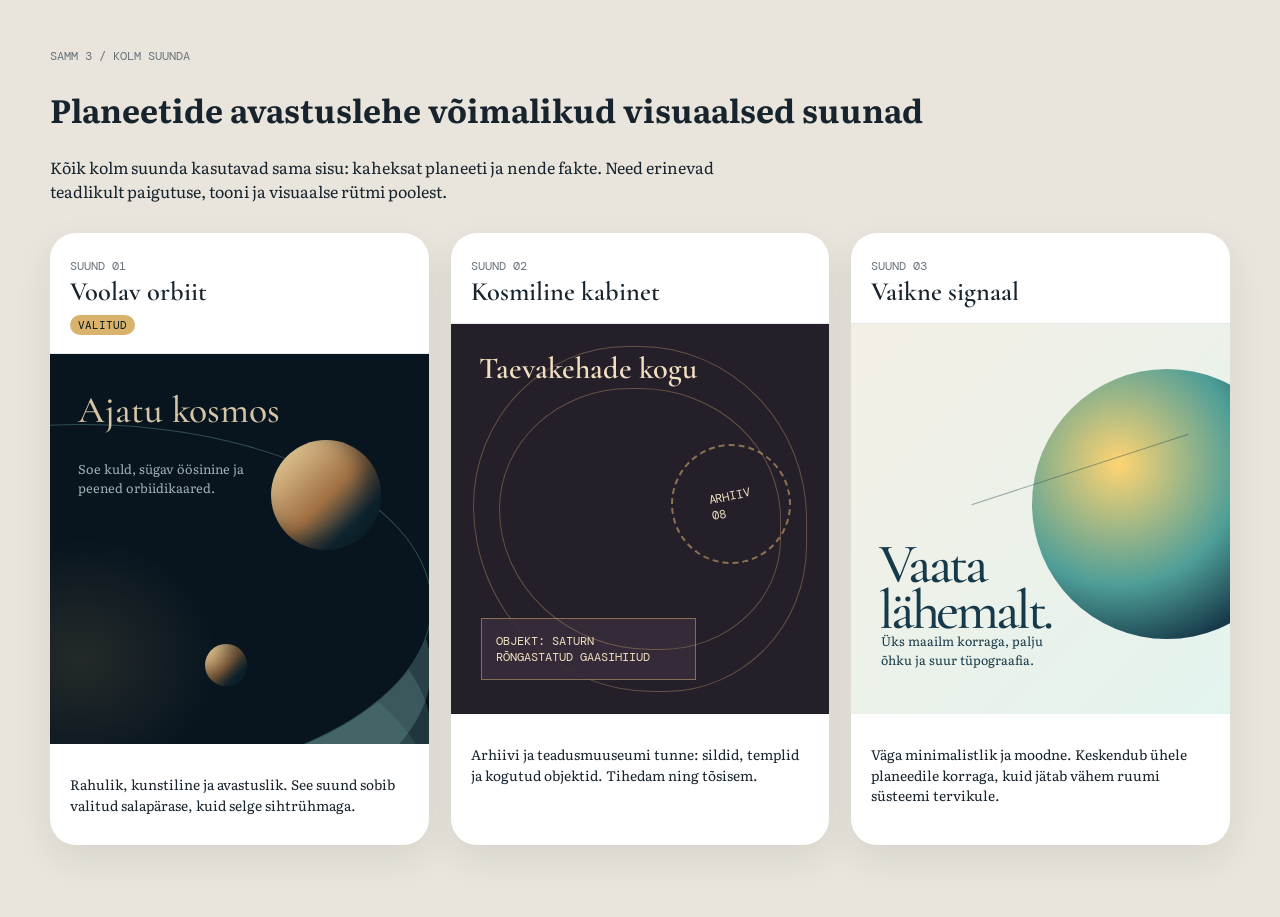
<file: suunad.html>
<!doctype html>
<html lang="et">
<head>
  <meta charset="utf-8">
  <meta name="viewport" content="width=device-width, initial-scale=1">
  <title>Planeetide leht · kolm suunda</title>
  <link rel="preconnect" href="https://fonts.googleapis.com">
  <link rel="preconnect" href="https://fonts.gstatic.com" crossorigin>
  <link href="https://fonts.googleapis.com/css2?family=Cormorant+Garamond:ital,wght@0,500;0,600;1,500&family=DM+Mono&family=Literata:opsz,wght@7..72,400;7..72,500&display=swap" rel="stylesheet">
  <style>
    *{box-sizing:border-box}body{margin:0;background:#e9e5dc;color:#17232d;font:16px/1.5 Literata,serif}.page{width:min(1180px,calc(100% - 40px));margin:48px auto 72px}.page>p{max-width:44rem}.directions{display:grid;grid-template-columns:repeat(3,1fr);gap:22px;margin-top:30px}.direction{overflow:hidden;border-radius:26px;background:#fff;box-shadow:0 14px 36px #18222b16}.head{padding:18px 20px;border-bottom:1px solid #17232d1a}.number{font:12px 'DM Mono',monospace;color:#68737d}.head h2{margin:4px 0 0;font:600 1.65rem/1 'Cormorant Garamond',serif}.preview{height:390px;position:relative;overflow:hidden}.note{padding:16px 20px;font-size:.86rem}.orbit{background:radial-gradient(ellipse at 8% 78%,#d9b26c22,transparent 28%),#08151f;color:#d5c4a5}.orbit:before{content:'';position:absolute;width:700px;height:360px;left:-320px;top:70px;border:1px solid #82b9b255;border-radius:50%;box-shadow:0 64px 0 -1px #82b9b244,0 128px 0 -1px #82b9b233,0 192px 0 -1px #82b9b222}.orbit h3{position:absolute;z-index:2;top:38px;left:28px;margin:0;font:500 2.35rem/1 'Cormorant Garamond',serif}.orbit p{position:absolute;z-index:2;left:28px;top:92px;width:190px;color:#9eb1b2;font-size:.8rem}.planet{position:absolute;border-radius:50%;background:linear-gradient(135deg,#f0dca9,#a06f42 52%,#142e38 76%);box-shadow:inset -15px -10px 20px #06121c88}.p1{width:110px;height:110px;right:48px;top:86px}.p2{width:42px;height:42px;left:155px;bottom:58px}.cabinet{background:#251f2a;color:#f2dfc0}.cabinet:before,.cabinet:after{content:'';position:absolute;border:1px solid #e6b87555;border-radius:48% 52% 44% 56%}.cabinet:before{inset:22px}.cabinet:after{inset:64px 48px}.cabinet h3{position:absolute;top:30px;left:28px;margin:0;font:600 1.9rem/1 'Cormorant Garamond',serif}.ticket{position:absolute;left:30px;bottom:34px;width:215px;padding:14px;border:1px solid #e6b87577;background:#372d3ae8;font:12px 'DM Mono',monospace}.stamp{position:absolute;right:38px;top:120px;width:120px;height:120px;border:2px dashed #e6b87588;border-radius:50%;display:grid;place-items:center;transform:rotate(-12deg);font:12px 'DM Mono',monospace}.signal{background:linear-gradient(135deg,#f4efe5,#e3f4ee);color:#173a4a}.signal h3{position:absolute;left:28px;bottom:80px;margin:0;font:500 3.5rem/.82 'Cormorant Garamond',serif;letter-spacing:-.06em}.signal p{position:absolute;left:30px;bottom:32px;width:190px;font-size:.78rem}.signal:before{content:'';position:absolute;width:270px;height:270px;right:-72px;top:45px;border-radius:50%;background:radial-gradient(circle at 32% 35%,#ffd472,#4e9e98 48%,#173a4a 75%);filter:blur(.2px)}.signal:after{content:'';position:absolute;right:36px;top:145px;width:228px;height:1px;background:#173a4a66;transform:rotate(-18deg)}.selected{display:inline-block;margin-top:10px;padding:3px 8px;border-radius:999px;background:#d9b26c;color:#08151f;font:11px 'DM Mono',monospace}@media(max-width:800px){.directions{grid-template-columns:1fr}.preview{height:300px}}
  </style>
</head>
<body>
  <main class="page">
    <p class="number">SAMM 3 / KOLM SUUNDA</p>
    <h1>Planeetide avastuslehe võimalikud visuaalsed suunad</h1>
    <p>Kõik kolm suunda kasutavad sama sisu: kaheksat planeeti ja nende fakte. Need erinevad teadlikult paigutuse, tooni ja visuaalse rütmi poolest.</p>
    <section class="directions">
      <article class="direction"><header class="head"><span class="number">SUUND 01</span><h2>Voolav orbiit</h2><span class="selected">VALITUD</span></header><div class="preview orbit"><h3>Ajatu kosmos</h3><p>Soe kuld, sügav öösinine ja peened orbiidikaared.</p><i class="planet p1"></i><i class="planet p2"></i></div><p class="note">Rahulik, kunstiline ja avastuslik. See suund sobib valitud salapärase, kuid selge sihtrühmaga.</p></article>
      <article class="direction"><header class="head"><span class="number">SUUND 02</span><h2>Kosmiline kabinet</h2></header><div class="preview cabinet"><h3>Taevakehade kogu</h3><div class="stamp">ARHIIV<br>08</div><div class="ticket">OBJEKT: SATURN<br>RÕNGASTATUD GAASIHIIUD</div></div><p class="note">Arhiivi ja teadusmuuseumi tunne: sildid, templid ja kogutud objektid. Tihedam ning tõsisem.</p></article>
      <article class="direction"><header class="head"><span class="number">SUUND 03</span><h2>Vaikne signaal</h2></header><div class="preview signal"><h3>Vaata<br>lähemalt.</h3><p>Üks maailm korraga, palju õhku ja suur tüpograafia.</p></div><p class="note">Väga minimalistlik ja moodne. Keskendub ühele planeedile korraga, kuid jätab vähem ruumi süsteemi tervikule.</p></article>
    </section>
  </main>
</body>
</html>
</file>
<file: FA toolbox/style.css>
:root {
  font-family:Inter,"Segoe UI",Arial,sans-serif;
  color:#182b46;
  background:#f7f9fc;
  font-synthesis:none;
  --blue:#2859dc;
  --muted:#66758a;
  --border:#e0e6ef;
}

* {
  box-sizing:border-box;
}

body {
  margin:0;
}

button,input,select {
  font:inherit;
}

button {
  cursor:pointer;
}

button:focus-visible,input:focus-visible,select:focus-visible {
  outline:3px solid #8ab0ff;
  outline-offset:3px;
}

[hidden] {
  display:none!important;
}

.topbar {
  height:84px;
  background:#fff;
  border-bottom:1px solid var(--border);
  padding:0 max(6%,calc((100vw - 1120px)/2));
  display:flex;
  align-items:center;
  justify-content:space-between;
}

.brand {
  display:flex;
  align-items:center;
  gap:12px;
  font-size:18px;
  font-weight:700;
  letter-spacing:-.5px;
}

.brand-mark {
  display:grid;
  place-items:center;
  width:38px;
  height:38px;
  background:var(--blue);
  color:white;
  border-radius:10px;
  font-size:15px;
  letter-spacing:-1px;
}

.top-note,.eyebrow,.section-label {
  font-size:12px;
  font-weight:650;
  letter-spacing:1.6px;
}

.top-note {
  color:#8490a2;
  font-size:11px;
}

main {
  max-width:1032px;
  margin:auto;
  padding:53px 28px 24px;
}

.eyebrow {
  color:var(--blue);
  margin-bottom:12px;
}

h1 {
  font-size:42px;
  letter-spacing:-1.6px;
  margin:0 0 12px;
  font-weight:700;
}

h1 span {
  color:var(--blue);
}

.intro p {
  color:var(--muted);
  font-size:16px;
  line-height:1.6;
  margin:0;
}

.section-label {
  margin:38px 0 13px;
  display:flex;
  justify-content:space-between;
  color:#778498;
  font-size:11px;
}

.section-label span:last-child {
  letter-spacing:0;
  font-weight:400;
}

.calculator {
  border:1px solid var(--border);
  border-radius:14px;
  background:white;
  margin-bottom:14px;
  overflow:hidden;
  box-shadow:0 3px 8px #21375203;
}

.calculator:has(.accordion[aria-expanded=true]) {
  box-shadow:0 8px 28px #21375207;
}

.accordion {
  border:0;
  background:white;
  color:inherit;
  width:100%;
  display:flex;
  align-items:center;
  gap:17px;
  padding:23px 26px;
  text-align:left;
}

.tool-icon {
  width:44px;
  height:44px;
  border-radius:11px;
  background:#f0f4fb;
  display:grid;
  place-items:center;
  color:#657b9c;
  font-size:22px;
  font-weight:500;
}

.accordion[aria-expanded=true] .tool-icon {
  background:#eaf0ff;
  color:var(--blue);
}

.heading-copy {
  flex:1;
}

.heading-copy strong {
  display:block;
  font-size:18px;
  font-weight:650;
  letter-spacing:-.3px;
}

.heading-copy small {
  display:block;
  font-size:14px;
  color:var(--muted);
  font-weight:400;
  margin-top:5px;
  line-height:1.45;
}

.chevron {
  width:9px;
  height:9px;
  border-right:1.7px solid #71839b;
  border-bottom:1.7px solid #71839b;
  transform:rotate(45deg);
  margin-right:5px;
  margin-top:-5px;
}

.accordion[aria-expanded=true] .chevron {
  transform:rotate(225deg);
  margin-top:5px;
}

.panel {
  border-top:1px solid #edf0f5;
  padding:26px;
  display:grid;
  grid-template-columns:1fr 1fr;
  gap:30px;
}

.fields {
  display:grid;
  grid-template-columns:1fr 1fr;
  gap:18px 14px;
}

.field {
  min-width:0;
}

.field.wide {
  grid-column:1/-1;
}

label {
  display:block;
  font-size:14px;
  font-weight:600;
  margin-bottom:9px;
}

input,select {
  width:100%;
  height:46px;
  background:#fff;
  border:1px solid #d8e0eb;
  border-radius:7px;
  color:#182b46;
  padding:0 13px;
  font-size:15px;
  min-width:0;
}

input::placeholder {
  color:#9ba6b7;
}

input:hover,select:hover {
  border-color:#a6b5ca;
}

input[aria-invalid=true] {
  border-color:#c14040;
  background:#fffafa;
}

.error {
  color:#b52f36;
  font-size:13px;
  line-height:1.4;
  margin:6px 0 0;
}

.hint {
  font-size:12px;
  color:var(--muted);
  line-height:1.6;
  margin:13px 0 0;
}

.actions {
  display:flex;
  gap:10px;
  margin-top:24px;
}

button.primary,button.reset {
  border-radius:7px;
  padding:12px 22px;
  font-size:14px;
  font-weight:600;
}

.primary {
  border:1px solid var(--blue);
  background:var(--blue);
  color:white;
  box-shadow:0 3px 6px #2859dc18;
}

.primary:hover {
  background:#1d47bc;
}

.primary span {
  padding-left:18px;
}

.reset {
  border:1px solid var(--border);
  background:white;
  color:#53637a;
}

.reset:hover {
  background:#f6f8fc;
}

.result {
  background:#f4f7fc;
  border:1px solid #e5ebf5;
  border-radius:10px;
  padding:23px;
  display:flex;
  flex-direction:column;
  min-width:0;
}

.result-kicker {
  font-size:11px;
  letter-spacing:1.5px;
  color:#77879f;
  font-weight:650;
  margin-bottom:24px;
}

.metric-label {
  font-size:14px;
  color:#60718b;
  margin-bottom:7px;
}

.value {
  font-size:34px;
  line-height:1.3;
  letter-spacing:-1px;
  color:#244faf;
  font-weight:650;
  font-variant-numeric:tabular-nums;
  overflow-wrap:anywhere;
}

.metric+.metric {
  margin-top:20px;
  padding-top:20px;
  border-top:1px solid #dde5f1;
}

.metric+.metric .value {
  font-size:27px;
  color:#253d61;
}

.result-note {
  font-size:12px;
  color:#78879b;
  line-height:1.6;
  margin:14px 0 0;
}

.details-button {
  align-self:flex-start;
  border:0;
  background:none;
  color:var(--blue);
  font-size:13px;
  font-weight:600;
  padding:0;
  margin-top:23px;
}

.details-button:disabled {
  color:#8e9bae;
  cursor:default;
}

.calculation {
  font-size:13px;
  line-height:1.8;
  margin-top:15px;
  border-top:1px solid #dce5f1;
  padding-top:14px;
  overflow-wrap:anywhere;
}

.calculation p {
  margin:0 0 8px;
}

.calculation p:last-child {
  margin-bottom:0;
}

footer {
  display:flex;
  align-items:center;
  justify-content:center;
  gap:8px;
  color:#7c899c;
  font-size:12px;
  line-height:1.6;
  padding:24px 0;
}

footer svg {
  width:16px;
  height:16px;
  flex-shrink:0;
}

@media(min-width:1500px) {
  main {
    padding-top:68px;
  }
}

@media(max-width:700px) {
  .topbar {
    height:68px;
    padding:0 22px;
  }
  .top-note {
    display:none;
  }
  main {
    padding:34px 18px 20px;
  }
  h1 {
    font-size:34px;
  }
  .section-label {
    margin-top:29px;
  }
  .accordion {
    padding:20px 18px;
    gap:12px;
  }
  .heading-copy strong {
    font-size:16px;
  }
  .heading-copy small {
    font-size:12px;
  }
  .tool-icon {
    width:38px;
    height:38px;
    flex-shrink:0;
  }
  .panel {
    grid-template-columns:1fr;
    padding:20px;
    gap:22px;
  }
  .result {
    padding:20px;
  }
  .value {
    font-size:32px;
  }
  footer {
    align-items:flex-start;
    font-size:11px;
    text-align:center;
  }
  .intro p {
    font-size:15px;
  }
}

@media(max-width:370px) {
  .fields {
    grid-template-columns:1fr;
  }
  .field {
    grid-column:1/-1;
  }
  .actions button {
    padding:12px 17px;
  }
}
</file>
<file: FAtoolbox/css/style.css>
:root {
  font-family:Inter,"Segoe UI",Arial,sans-serif;
  color:#182b46;
  background:#f3f6fa;
  font-synthesis:none;
  --blue:#386494;
  --muted:#62738a;
  --border:#d5dfeb;
}

* {
  box-sizing:border-box;
}

body {
  margin:0;
}

button,input,select {
  font:inherit;
}

button {
  cursor:pointer;
}

button:focus-visible,input:focus-visible,select:focus-visible {
  outline:3px solid #8ab0ff;
  outline-offset:3px;
}

[hidden] {
  display:none!important;
}

.topbar {
  min-height:58px;
  background:#fff;
  border-bottom:1px solid var(--border);
  padding:0 max(6%,calc((100vw - 1120px)/2));
  display:flex;
  align-items:center;
  justify-content:space-between;
}

.brand {
  display:flex;
  align-items:center;
  gap:12px;
  font-size:18px;
  font-weight:700;
  letter-spacing:-.5px;
}

.brand-mark {
  display:grid;
  place-items:center;
  width:32px;
  height:32px;
  background:var(--blue);
  color:white;
  border-radius:10px;
  font-size:15px;
  letter-spacing:-1px;
}

.top-note,.section-label {
  font-size:12px;
  font-weight:650;
  letter-spacing:1.6px;
}

.top-note {
  color:#8490a2;
  font-size:11px;
}

main {
  max-width:1032px;
  margin:auto;
  padding:16px 28px 16px;
}

h1 {
  font-size:20px;
  letter-spacing:-.5px;
  margin:0;
  font-weight:700;
}

.section-label {
  margin:16px 0 10px;
  display:flex;
  justify-content:space-between;
  color:#778498;
  font-size:11px;
}

.section-label span:last-child {
  letter-spacing:0;
  font-weight:400;
}

.calculator {
  border:1px solid var(--border);
  border-radius:14px;
  background:white;
  margin-bottom:10px;
  overflow:hidden;
  box-shadow:0 3px 8px #21375203;
}

.calculator h2 {
  margin:0;
}

.calculator:has(.accordion[aria-expanded=true]) {
  box-shadow:0 8px 28px #21375207;
}

.accordion {
  border:0;
  background:#e5edfb;
  color:inherit;
  width:100%;
  display:flex;
  align-items:center;
  gap:12px;
  padding:11px 16px;
  text-align:left;
}

.accordion:hover {
  background:#d9e5fa;
}

.accordion[aria-expanded=true] {
  background:#cfdef8;
}

.tool-icon {
  width:38px;
  height:38px;
  flex-shrink:0;
  border-radius:11px;
  background:#f0f4fb;
  display:grid;
  place-items:center;
  color:#657b9c;
  font-size:22px;
  font-weight:500;
}

.accordion[aria-expanded=true] .tool-icon {
  background:#eaf0ff;
  color:var(--blue);
}

.heading-copy {
  flex:1;
}

.heading-copy strong {
  display:block;
  font-size:16px;
  font-weight:650;
  letter-spacing:-.3px;
}

.heading-copy small {
  display:block;
  font-size:14px;
  color:var(--muted);
  font-weight:400;
  margin-top:3px;
  line-height:1.45;
}

.chevron {
  width:9px;
  height:9px;
  border-right:1.7px solid #71839b;
  border-bottom:1.7px solid #71839b;
  transform:rotate(45deg);
  margin-right:5px;
  margin-top:-5px;
}

.accordion[aria-expanded=true] .chevron {
  transform:rotate(225deg);
  margin-top:5px;
}

.panel {
  border-top:1px solid #edf0f5;
  padding:14px 16px;
  display:grid;
  grid-template-columns:minmax(0, 1fr);
  align-items:start;
  gap:12px;
}

.inputs {
  min-width:0;
}

.fields {
  display:grid;
  grid-template-columns:1fr 1fr;
  gap:10px 12px;
}

.field {
  min-width:0;
}

.mode-choice {
  border:0;
  padding:0;
  margin:12px 0 8px;
  display:flex;
  flex-wrap:wrap;
  gap:8px 18px;
}

.mode-choice legend {
  font-size:14px;
  font-weight:600;
  margin-bottom:6px;
}

.mode-choice label {
  display:flex;
  align-items:center;
  gap:7px;
  margin:0;
  min-height:32px;
  cursor:pointer;
  font-weight:400;
}

.mode-choice input {
  width:16px;
  height:16px;
  min-height:0;
  margin:0;
  accent-color:var(--blue);
}

.date-fields {
  display:grid;
  grid-template-columns:repeat(2, minmax(0, 1fr));
  gap:10px 12px;
  grid-column:1/-1;
}

.days-fields {
  min-width:0;
}

label {
  display:block;
  font-size:14px;
  font-weight:600;
  margin-bottom:6px;
}

input,select {
  width:100%;
  height:40px;
  background:#fff;
  border:1px solid #d8e0eb;
  border-radius:7px;
  color:#182b46;
  padding:0 13px;
  font-size:15px;
  min-width:0;
}

input::placeholder {
  color:#9ba6b7;
}

input:hover,select:hover {
  border-color:#a6b5ca;
}

input[aria-invalid=true] {
  border-color:#c14040;
  background:#fffafa;
}

.error {
  color:#b52f36;
  font-size:13px;
  line-height:1.4;
  margin:6px 0 0;
}

.hint {
  font-size:12px;
  color:var(--muted);
  line-height:1.6;
  margin:8px 0 0;
}

.actions {
  display:flex;
  gap:10px;
  margin-top:12px;
}

button.primary,button.reset {
  border-radius:7px;
  min-height:40px;
  padding:9px 16px;
  font-size:14px;
  font-weight:600;
}

.primary {
  border:1px solid var(--blue);
  background:var(--blue);
  color:white;
  box-shadow:0 3px 6px #2859dc18;
}

.primary:hover {
  background:#1d47bc;
}

.primary span {
  padding-left:18px;
}

.reset {
  border:1px solid var(--border);
  background:white;
  color:#53637a;
}

.reset:hover {
  background:#f6f8fc;
}

.result {
  background:#f4f7fc;
  border:1px solid #e5ebf5;
  border-radius:10px;
  padding:10px 12px;
  display:flex;
  flex-wrap:wrap;
  align-items:center;
  gap:8px 20px;
  min-width:0;
}

.metrics {
  flex:1 1 260px;
  min-width:0;
}

.metric-label {
  font-size:14px;
  color:#60718b;
  margin-bottom:4px;
}

.value {
  font-size:26px;
  line-height:1.3;
  letter-spacing:-.5px;
  color:#244faf;
  font-weight:650;
  font-variant-numeric:tabular-nums;
  overflow-wrap:anywhere;
}

.metric+.metric {
  margin-top:12px;
  padding-top:12px;
  border-top:1px solid #dde5f1;
}

.metric+.metric .value {
  font-size:26px;
  color:#253d61;
}

/* Keep the two NAV measures on one row instead of stacking tall cards. */
#nav-panel .metrics {
  display:grid;
  grid-template-columns:repeat(2, minmax(0, 1fr));
  gap:8px 12px;
}

#nav-panel .metric+.metric {
  margin:0;
  padding:0;
  border:0;
}

#nav-panel .details-button {
  align-self:flex-start;
  border:0;
  background:none;
  color:var(--blue);
  font-size:13px;
  font-weight:600;
  padding:0;
  min-height:32px;
  margin-top:4px;
}

.details-button:disabled {
  color:#8e9bae;
  cursor:default;
}

.calculation {
  flex-basis:100%;
  min-width:0;
  font-size:13px;
  line-height:1.8;
  margin-top:15px;
  border-top:1px solid #dce5f1;
  padding-top:14px;
  overflow-wrap:anywhere;
}

.calculation p {
  margin:0 0 8px;
}

.calculation p:last-child {
  margin-bottom:0;
}

footer {
  display:flex;
  align-items:center;
  justify-content:center;
  gap:8px;
  color:#7c899c;
  font-size:12px;
  line-height:1.6;
  padding:12px 0;
}

footer svg {
  width:16px;
  height:16px;
  flex-shrink:0;
}

@media(max-width:700px) {
  .topbar {
    min-height:54px;
    padding:0 22px;
  }
  .top-note {
    display:none;
  }
  main {
    padding:12px 14px 16px;
  }
  .section-label {
    margin-top:12px;
  }
  .accordion {
    padding:12px 14px;
    gap:12px;
  }
  .heading-copy strong {
    font-size:16px;
  }
  .heading-copy small {
    font-size:12px;
  }
  .tool-icon {
    width:38px;
    height:38px;
    flex-shrink:0;
  }
  .panel {
    grid-template-columns:1fr;
    padding:14px;
    gap:14px;
  }
  .result {
    padding:10px 12px;
  }
  .value {
    font-size:26px;
  }
  input,select {
    min-height:44px;
    font-size:16px;
  }
  button.primary,button.reset {
    min-height:44px;
  }
  footer {
    align-items:flex-start;
    font-size:11px;
    text-align:center;
  }
}

@media(max-width:460px) {
  .date-fields {
    grid-template-columns:1fr;
  }
  .fields {
    grid-template-columns:1fr;
  }
  .field {
    grid-column:1/-1;
  }
  .actions button {
    padding:12px 17px;
  }
}

/* Slate: medium-blue calculator headings with a light, compact workspace. */
.account-reference { margin-top: 0; }
.accounts-panel { padding: 14px; background: #fff; border: 1px solid #d5dfeb; border-radius: 9px; }
.account-grid { display: grid; grid-template-columns: repeat(4, minmax(0, 1fr)); gap: 24px 28px; }
.account-card { min-width: 0; }
/* Keep the account name centered; its number sits just before it. */
.account-card h3 { position: relative; display: block; align-content: center; min-height: 40px; margin: 0 0 8px; padding: 5px 31px; text-align: center; text-transform: uppercase; letter-spacing: .5px; font-size: 13px; line-height: 1.4; overflow-wrap: anywhere; }
.account-title-anchor { position: relative; display: inline-block; max-width: 100%; }
.account-number { position: absolute; right: calc(100% + 7px); top: 50%; transform: translateY(-50%); display: grid; place-items: center; width: 25px; height: 25px; background: transparent; border: 1px solid #819ab5; border-radius: 4px; color: #365b83; font-size: 14px; font-weight: 600; letter-spacing: 0; }
.account-sides { width: 100%; table-layout: fixed; border-collapse: collapse; text-align: center; font-size: 14px; }
.account-sides th { padding: 6px; border-top: 2px solid #496d96; color: #526b87; font-weight: 600; }
.account-sides th+th, .account-sides td+td { border-left: 2px solid #496d96; }
.account-sides td { padding: 5px 2px; font-size: 12px; }
.account-sides td span { display: block; font-size: 27px; font-weight: 650; line-height: 1.2; margin-bottom: 4px; }
.increase { background: #f0f8f4; color: #526b87; }
.increase span { color: #24734d; }
.decrease { background: #fcf3ef; color: #526b87; }
.decrease span { color: #b34c32; }
.sr-only { position: absolute; width: 1px; height: 1px; padding: 0; margin: -1px; overflow: hidden; clip-path: inset(50%); white-space: nowrap; border: 0; }
@media(max-width:760px) {
  .account-grid { grid-template-columns: repeat(2, minmax(0, 1fr)); }
}
@media(max-width:360px) {
  .account-grid { grid-template-columns: 1fr; }
}

.topbar {
  min-height: 58px;
  background: #e7eef6;
  color: #243f60;
  border-bottom: 1px solid #cad8e8;
  padding: 0 max(22px, calc((100vw - 900px) / 2 + 22px));
}

.brand-mark { background: #456b95; border-radius: 8px; }
.top-note { color: #536d8b; }
main { max-width: 900px; padding: 14px 22px; }
.calculator { border-radius: 9px; margin-bottom: 9px; }
.accordion {
  background: #496d96;
  padding: 12px 16px;
  border-left: 3px solid transparent;
}
.accordion:hover { background: #406389; }
.accordion[aria-expanded=true] {
  background: #365b83;
  border-left-color: #a8cefa;
}
.heading-copy strong { color: #ffffff; }
.heading-copy small { color: #edf3fc; font-size: 13px; }
.chevron { border-color: #edf3fc; }
.tool-icon {
  width: 34px;
  height: 34px;
  border-radius: 7px;
  background: #dfeaf7;
  color: #365b83;
}
.accordion[aria-expanded=true] .tool-icon { background: #dfeaf7; color: #234b76; }
.panel { padding: 14px 19px; border-top-color: #d5dfeb; }
input, select { border-radius: 6px; border-color: #ccd8e6; }
.primary { background: #386494; border-color: #386494; box-shadow: none; }
.primary:hover { background: #2a507b; }
.result { background: #edf3f9; border-color: #d4e1ef; border-radius: 7px; }
.value, .metric+.metric .value { color: #2d537d; font-size: 25px; }
.metric-label { color: #526b87; }
.details-button { color: #305b89; }

@media(max-width:700px) {
  .topbar { padding: 0 18px; }
  main { padding: 12px 14px; }
  .panel { padding: 12px; }
}


/* Side reference stays independent of the calculator accordions. */
main.toolbox-layout { display: grid; grid-template-columns: minmax(0, 1fr) 360px; align-items: start; gap: 16px 20px; max-width: 1320px; width: 100%; margin: 0 auto; padding: 20px 24px; }
.workspace-column { min-width: 0; }
.toolbox-layout > footer { grid-column: 1 / -1; margin: 0; }
.chart-panel { background: #fff; border: 1px solid #d5dfeb; border-radius: 9px; padding: 14px; min-width: 0; }
.chart-header { display: flex; flex-wrap: wrap; align-items: center; justify-content: space-between; gap: 6px; margin-bottom: 14px; }
.chart-header h2 { font-size: 16px; color: #294967; margin: 0; }
.chart-count { font-size: 12px; color: #62738a; }
.chart-filters { display: flex; gap: 4px; background: #eef3f9; border-radius: 6px; padding: 3px; margin: 10px 0; }
.chart-filters button { flex: 1; min-height: 36px; padding: 6px; border: 0; border-radius: 4px; background: transparent; color: #526b87; font-size: 13px; }
.chart-filters button[aria-pressed="true"] { background: #496d96; color: white; }
.chart-status { color: #62738a; font-size: 12px; line-height: 1.5; margin: 10px 0; }
.chart-list { list-style: none; padding: 0; margin: 0; max-height: 600px; overflow-y: auto; }
.chart-list li { display: grid; grid-template-columns: minmax(46px, auto) minmax(0, 1fr) auto; align-items: start; gap: 8px; padding: 6px 0; border-top: 1px solid #e7edf4; font-size: 13px; line-height: 1.3; overflow-wrap: anywhere; }
.chart-account-name { min-width: 0; white-space: nowrap; overflow: hidden; text-overflow: ellipsis; }
.chart-copy { position: relative; display: grid; place-items: center; border: 0; border-radius: 2px; background: transparent; color: #365b83; width: 16px; height: 16px; padding: 0; font-size: 12px; line-height: 1; }
.chart-copy::before, .chart-copy::after { content: ""; position: absolute; width: 6px; height: 8px; border: 1px solid currentColor; border-radius: 1px; }
.chart-copy::before { transform: translate(-2px, -2px); }
.chart-copy::after { background: #f4f7fc; transform: translate(1px, 1px); }
.chart-copy[data-state]::before { display: none; }
.chart-copy[data-state]::after { position: static; width: auto; height: auto; border: 0; background: transparent; transform: none; }
.chart-copy[data-state="copied"]::after { content: "\2713"; }
.chart-copy[data-state="error"]::after { content: "!"; }
.chart-copy:hover { background: #e5edfb; }
.chart-copy:disabled { cursor: wait; }
.clipboard-input { position: fixed; left: -9999px; top: 0; }
.copy-notification { position: fixed; top: 72px; right: 18px; z-index: 100; max-width: calc(100vw - 36px); padding: 12px 16px; border-radius: 7px; background: #365b83; color: #fff; box-shadow: 0 4px 16px #182b4633; font-size: 14px; line-height: 1.5; font-weight: 600; opacity: 0; visibility: hidden; pointer-events: none; }
.copy-notification.is-visible { opacity: 1; visibility: visible; }
.copy-notification.is-error { background: #963b40; }
.topbar-info { display: flex; flex-direction: column; align-items: flex-end; gap: 4px; padding: 8px 0; }
.current-datetime { color: #536d8b; font-size: 12px; font-variant-numeric: tabular-nums; white-space: nowrap; }
@media(max-width:460px) {
  .topbar { gap: 10px; }
  .current-datetime { font-size: 11px; }
}
.chart-code { font-variant-numeric: tabular-nums; color: #365b83; font-weight: 650; }
.indices-panel { margin: 0 0 12px; padding: 10px 4px; background: #fff; border: 1px solid var(--border); border-radius: 9px; }
.indices-values { display: grid; grid-template-columns: repeat(5, minmax(0, 1fr)); }
.indices-header { display: flex; align-items: center; justify-content: space-between; gap: 12px; margin: 0 10px 12px; }
.indices-header h2 { margin: 0; color: #526b87; font-size: 12px; font-weight: 600; }
.indices-header span { color: #526b87; font-size: 12px; font-variant-numeric: tabular-nums; }
.index-card { display: block; min-width: 0; padding: 0 10px; color: inherit; text-decoration: none; border-radius: 3px; }
.index-card:hover { background: #f4f7fc; }
.index-card:hover h3 { text-decoration: underline; text-underline-offset: 2px; }
.index-card:focus-visible { outline: 3px solid #8ab0ff; outline-offset: 3px; }
.index-card + .index-card { border-left: 1px solid var(--border); }
.index-card h3 { margin: 0 0 6px; color: #365b83; font-size: 12px; font-weight: 600; }
.index-card p { margin: 4px 0 0; font-variant-numeric: tabular-nums; }
.index-card .index-close { display: inline; margin: 0; font-size: 18px; font-weight: 650; color: #243f60; white-space: nowrap; }
.index-card .index-change { display: inline-block; margin: 4px 0 0 5px; padding: 2px 4px; border-radius: 4px; font-size: 11px; font-weight: 600; line-height: 1.4; white-space: nowrap; }
.index-card .index-date { margin-top: 5px; font-size: 10px; color: var(--muted); }
.indices-panel .chart-status { margin: 12px 10px 0; font-size: 11px; }
.index-change.is-positive { color: #216440; background: #eaf5ee; }
.index-change.is-negative { color: #a82d35; background: #fceef0; }
.index-change.is-unchanged { color: var(--muted); }
@media(max-width:760px) {
  .indices-values { grid-template-columns: repeat(2, minmax(0, 1fr)); gap: 10px 0; }
  .index-card:nth-child(odd) { border-left: 0; }
}
.indices-warning { color: #9b4e20; }
@media(min-width:761px) {
  .indices-panel, .accounts-panel { height: 132px; }
  .indices-panel { display: flex; flex-direction: column; justify-content: center; }
  .accounts-panel { padding: 10px 14px; }
  .account-card h3 { min-height: 28px; margin-bottom: 4px; padding: 2px 31px; font-size: 12px; letter-spacing: .3px; font-weight: 600; }
  .account-sides th { padding: 4px; }
  .account-sides td { padding: 3px 2px; }
  .account-sides td span { font-size: 22px; margin-bottom: 2px; }
}
/* Balanced workbench: one centered grid and a restrained type scale. */
.topbar { padding: 0 max(24px, calc((100vw - 1320px) / 2 + 24px)); }
.chart-panel { position: sticky; top: 16px; padding: 16px; }
.chart-header h2 { font-size: 18px; }
.chart-list { max-height: min(680px, calc(100vh - 230px)); }
.chart-list li { align-items: center; padding: 3px 0; font-size: 14px; min-height: 30px; }
.chart-copy { width: 24px; height: 24px; }
.indices-panel, .accounts-panel { border-color: #dce5ef; }
.indices-panel { margin-bottom: 16px; }
.index-card h3 { font-size: 12px; }
.index-card .index-close { font-size: 16px; }
.index-card .index-change { font-size: 11px; }
.section-label { font-size: 12px; letter-spacing: .3px; margin: 16px 0 10px; }
.calculator { border-color: #dce5ef; box-shadow: none; margin-bottom: 12px; }
.accordion { background: #fff; padding: 13px 16px; border-left: 0; }
.accordion:hover { background: #f4f7fb; }
.accordion[aria-expanded=true] { background: #e8f1fb; border-left-color: transparent; }
.heading-copy strong { font-size: 18px; color: #243f60; font-weight: 650; }
.heading-copy small { color: #62738a; font-size: 13px; }
.chevron { border-color: #6683a3; }
.tool-icon { width: 32px; height: 32px; font-size: 19px; background: #eaf1f8; }
.accordion[aria-expanded=true] .tool-icon { background: #386494; color: #fff; }
.panel { grid-template-columns: minmax(0, 1.5fr) minmax(230px, 1fr); gap: 20px; padding: 18px 16px; }
.fields { gap: 10px 14px; }
label, .mode-choice legend { font-size: 14px; font-weight: 500; }
input, select { height: 38px; font-size: 14px; }
.hint { font-size: 12px; line-height: 1.5; }
button.primary, button.reset { min-height: 38px; font-size: 14px; padding: 8px 18px; }
.actions { gap: 12px; margin-top: 16px; }
.result { display: block; padding: 14px 16px; background: #edf3fa; border: 0; }
.metrics { min-width: 0; }
#nav-panel .metrics { display: block; }
.metric-label { font-size: 13px; }
.value, .metric+.metric .value { font-size: 24px; line-height: 1.35; font-weight: 600; }
.metric+.metric, #nav-panel .metric+.metric { border: 0; padding: 0; margin-top: 10px; }
.details-button, #nav-panel .details-button { display: block; background: none; border: 0; border-top: 1px solid #d4e1ef; color: #386494; font-size: 13px; font-weight: 500; padding: 10px 0 0; margin-top: 12px; min-height: 30px; width: 100%; text-align: left; }
.details-button:disabled { color: #62738a; }
.calculation { margin-top: 10px; padding-top: 10px; font-size: 12px; line-height: 1.6; }
@media(max-width:1199px) {
  main.toolbox-layout { grid-template-columns: minmax(0, 1fr) 300px; gap: 16px; padding: 16px; }
  .panel { grid-template-columns: 1fr; }
  #nav-panel .metrics { display: grid; grid-template-columns: repeat(2, minmax(0, 1fr)); }
  #nav-panel .metric+.metric { margin-top: 0; }
  .index-card { padding: 0 7px; }
  .index-card .index-close { font-size: 15px; }
}
@media(max-width:999px) {
  main.toolbox-layout { display: block; max-width: 900px; }
  .chart-panel { position: static; margin-top: 16px; }
  .chart-list { max-height: 520px; }
}
@media(max-width:700px) {
  main.toolbox-layout { padding: 12px 14px; }
  .topbar { padding: 0 18px; }
  .accordion { padding: 12px; }
  .panel { padding: 14px 12px; gap: 14px; }
  input, select { min-height: 44px; font-size: 16px; }
  button.primary, button.reset { min-height: 44px; }
  .heading-copy small { font-size: 12px; }
  .chart-list li { min-height: 36px; }
  .chart-copy { width: 32px; height: 32px; }
}

/* Compact market summary; keep the selected light workbench palette. */
.indices-header { margin-bottom: 6px; }
.index-card h3 { margin-bottom: 4px; font-size: 15px; font-weight: 700; color: #182b46; line-height: 1.3; }
.index-card .index-change { display: table; margin: 0; padding: 1px 4px; font-size: 16px; }
.index-card .index-close { display: block; margin-top: 3px; color: #62738a; font-size: 12px; font-weight: 400; }
.indices-panel { background: #fff; border: 1px solid #c7d4e4; }
.accounts-panel, .chart-panel, .calculator { background: #fff; }
.accounts-panel, .chart-panel { border: 1px solid #c7d4e4; border-radius: 9px; }
.calculator { border: 1px solid #bdcee2; border-radius: 9px; }
.accordion, .accordion[aria-expanded=true] { background: #fff; border-left: 4px solid #b6cbe2; }
.accordion[aria-expanded=true] { border-left-color: #386494; box-shadow: none; }
.accordion:hover { background: #f7f9fc; }
.accordion[aria-expanded=true] .heading-copy strong { color: #2d537d; }
.tool-icon, .accordion[aria-expanded=true] .tool-icon { background: #386494; color: #fff; }
.section-label { color: #243f60; font-size: 14px; font-weight: 650; letter-spacing: 0; }
.result { background: #e2edf9; border: 1px solid #c2d5eb; color: #243f60; }
.result .metric-label { color: #526b87; }
.result .value, .result .metric+.metric .value { color: #294e77; }
.result .details-button, #nav-panel .result .details-button { color: #305b89; border-top-color: #c2d5eb; }
.result .details-button:disabled, #nav-panel .result .details-button:disabled { color: #62738a; }
.result .calculation { color: #243f60; border-top-color: #c2d5eb; }
@media(min-width:761px) {
  .indices-panel { height: 104px; }
  .indices-panel:has(.indices-warning:not(.sr-only)) { height: auto; min-height: 104px; }
}
@media(min-width:1000px) and (max-width:1199px) {
  .index-card h3 { font-size: 14px; }
}
</file>
<file: planeedid/disainisusteem.css>
:root{
  --bg:#08151F;
  --surface:#112B33;
  --surface-hover:#1C3B40;
  --ink:#D5C4A5;
  --muted:#9EB1B2;
  --accent:#D9B26C;
  --accent-hover:#E5C48A;
  --accent-ink:#152029;
  --teal:#82B9B2;
  --line:#35525D;
  --error:#FFAAA0;
  --error-bg:#34272D;
  --success:#A5D9BE;
  --heading:'Cormorant Garamond',Georgia,serif;
  --body:'Literata',Georgia,serif;
}
</file>
<file: disainisusteem.css>
:root{
  --bg:#08151F;
  --surface:#112B33;
  --surface-hover:#1C3B40;
  --ink:#D5C4A5;
  --muted:#9EB1B2;
  --accent:#D9B26C;
  --accent-hover:#E5C48A;
  --accent-ink:#152029;
  --teal:#82B9B2;
  --line:#35525D;
  --error:#FFAAA0;
  --error-bg:#34272D;
  --success:#A5D9BE;
  --heading:'Cormorant Garamond',Georgia,serif;
  --body:'Literata',Georgia,serif;
}
</file>
